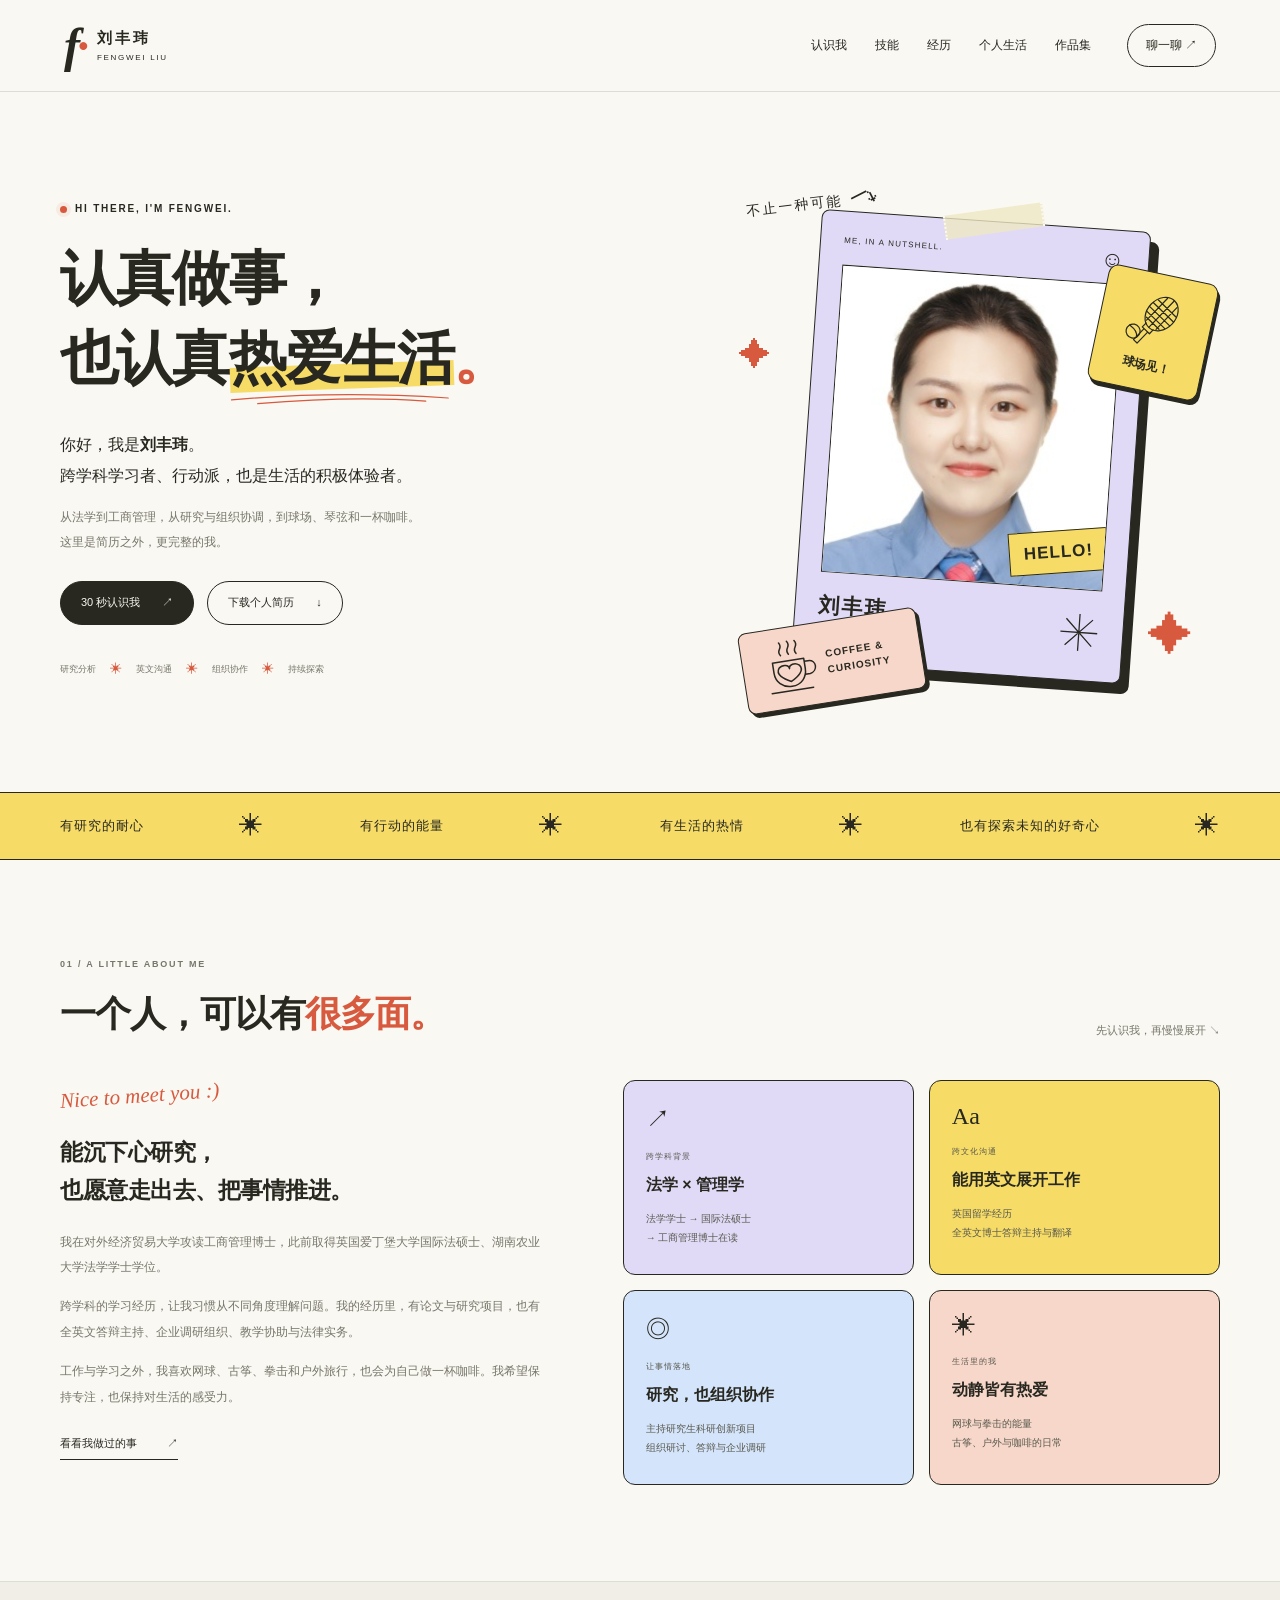
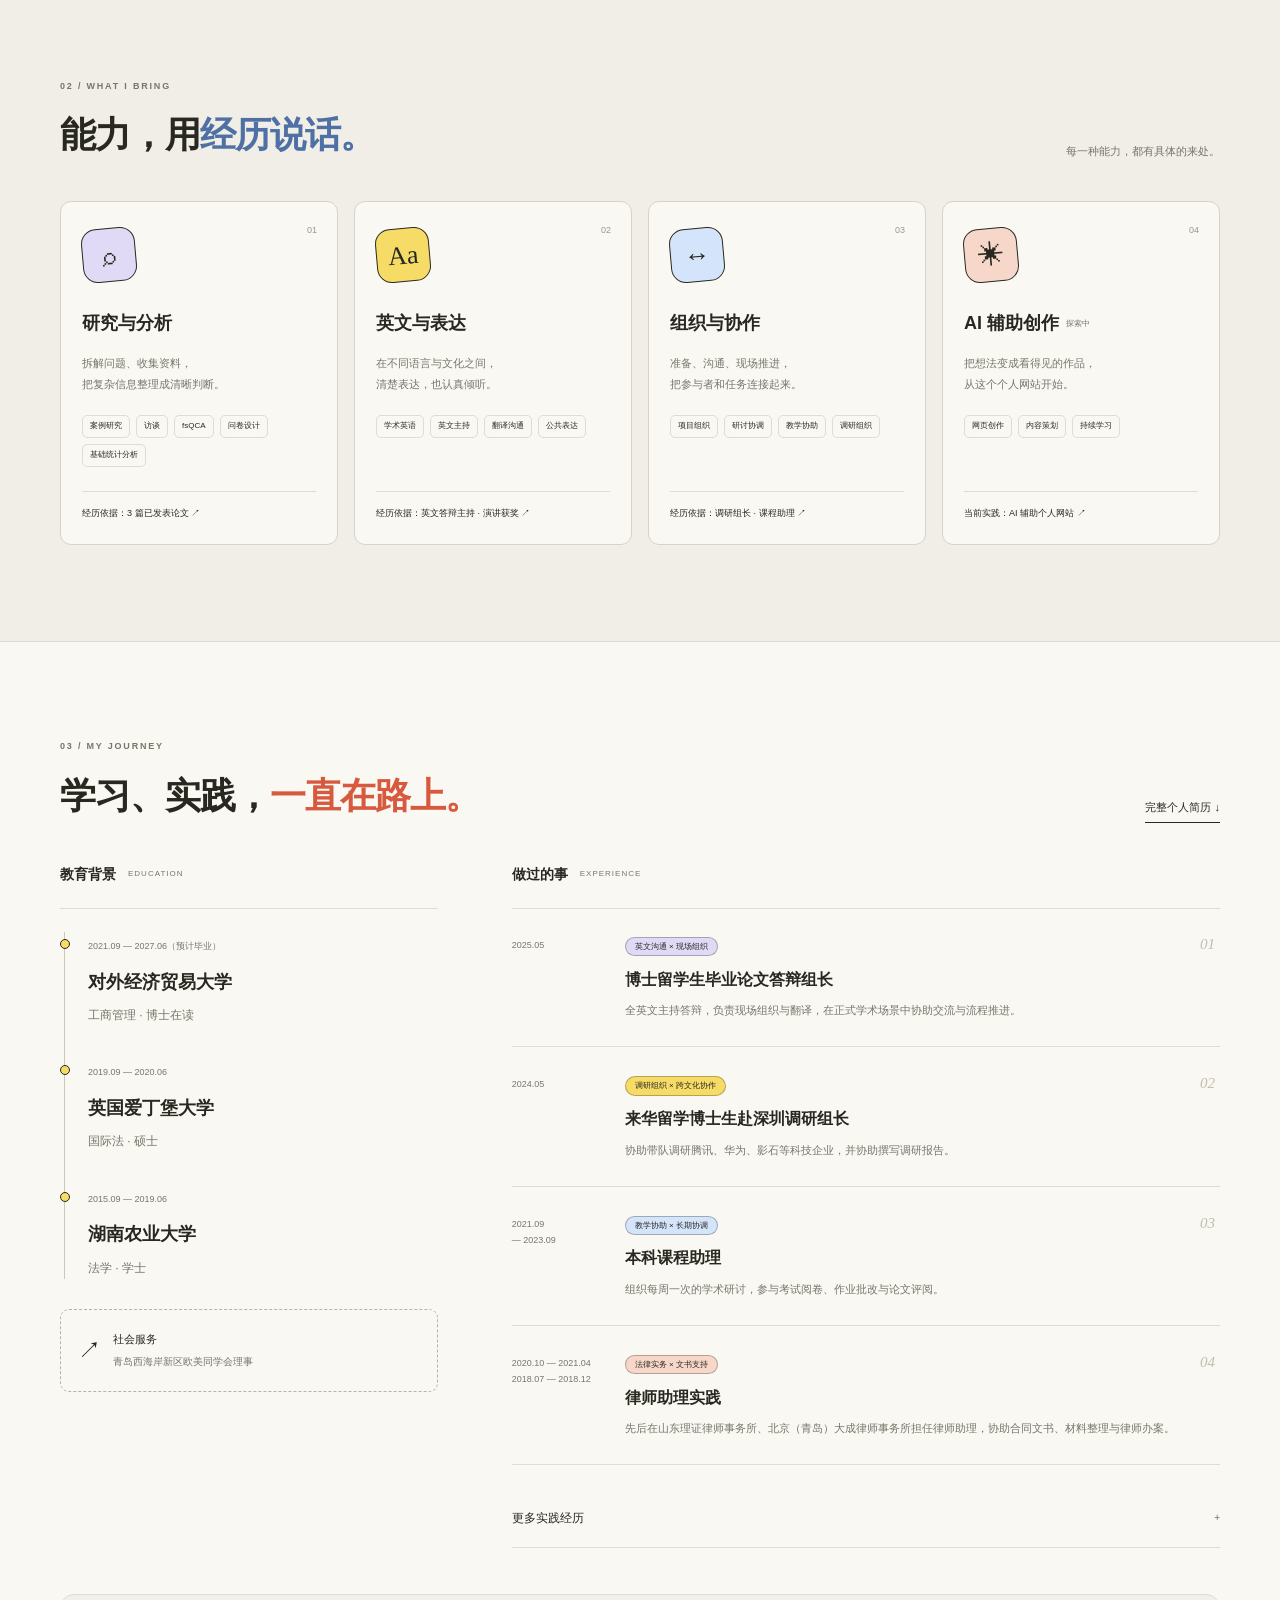
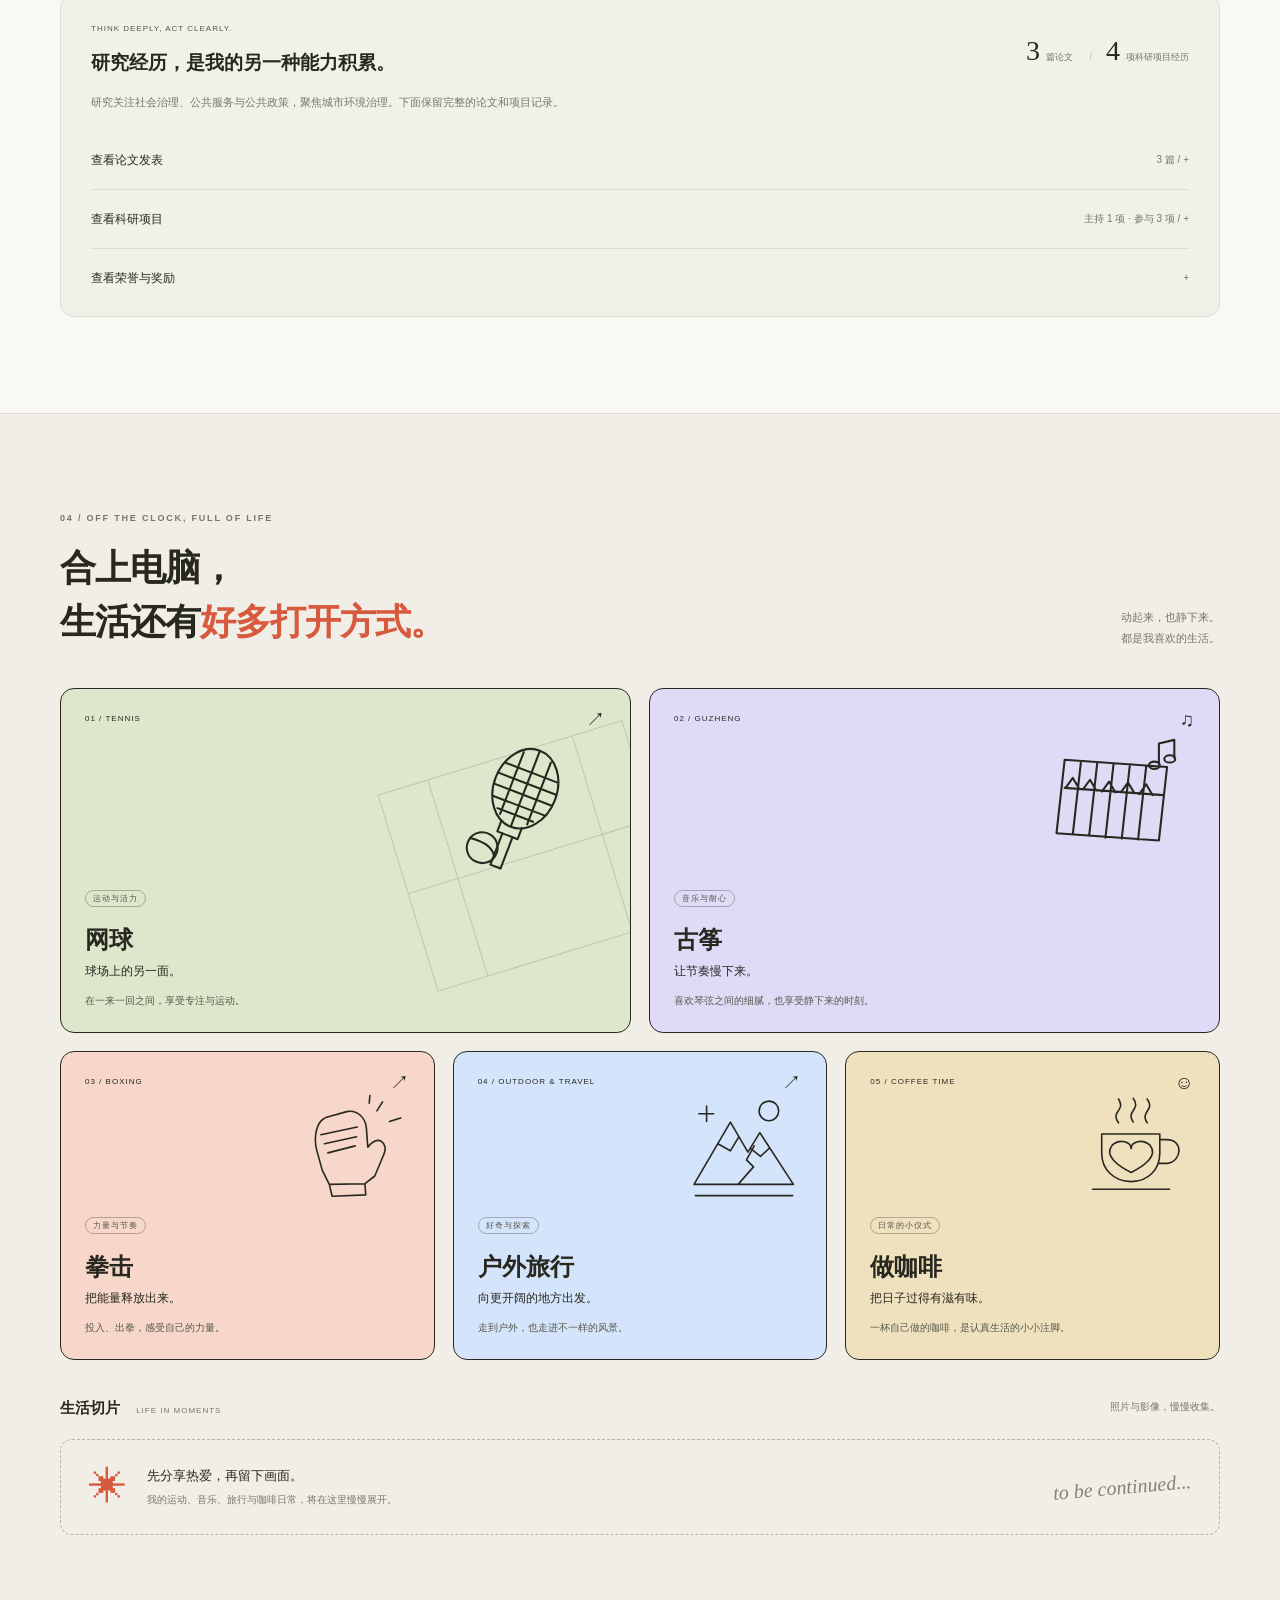
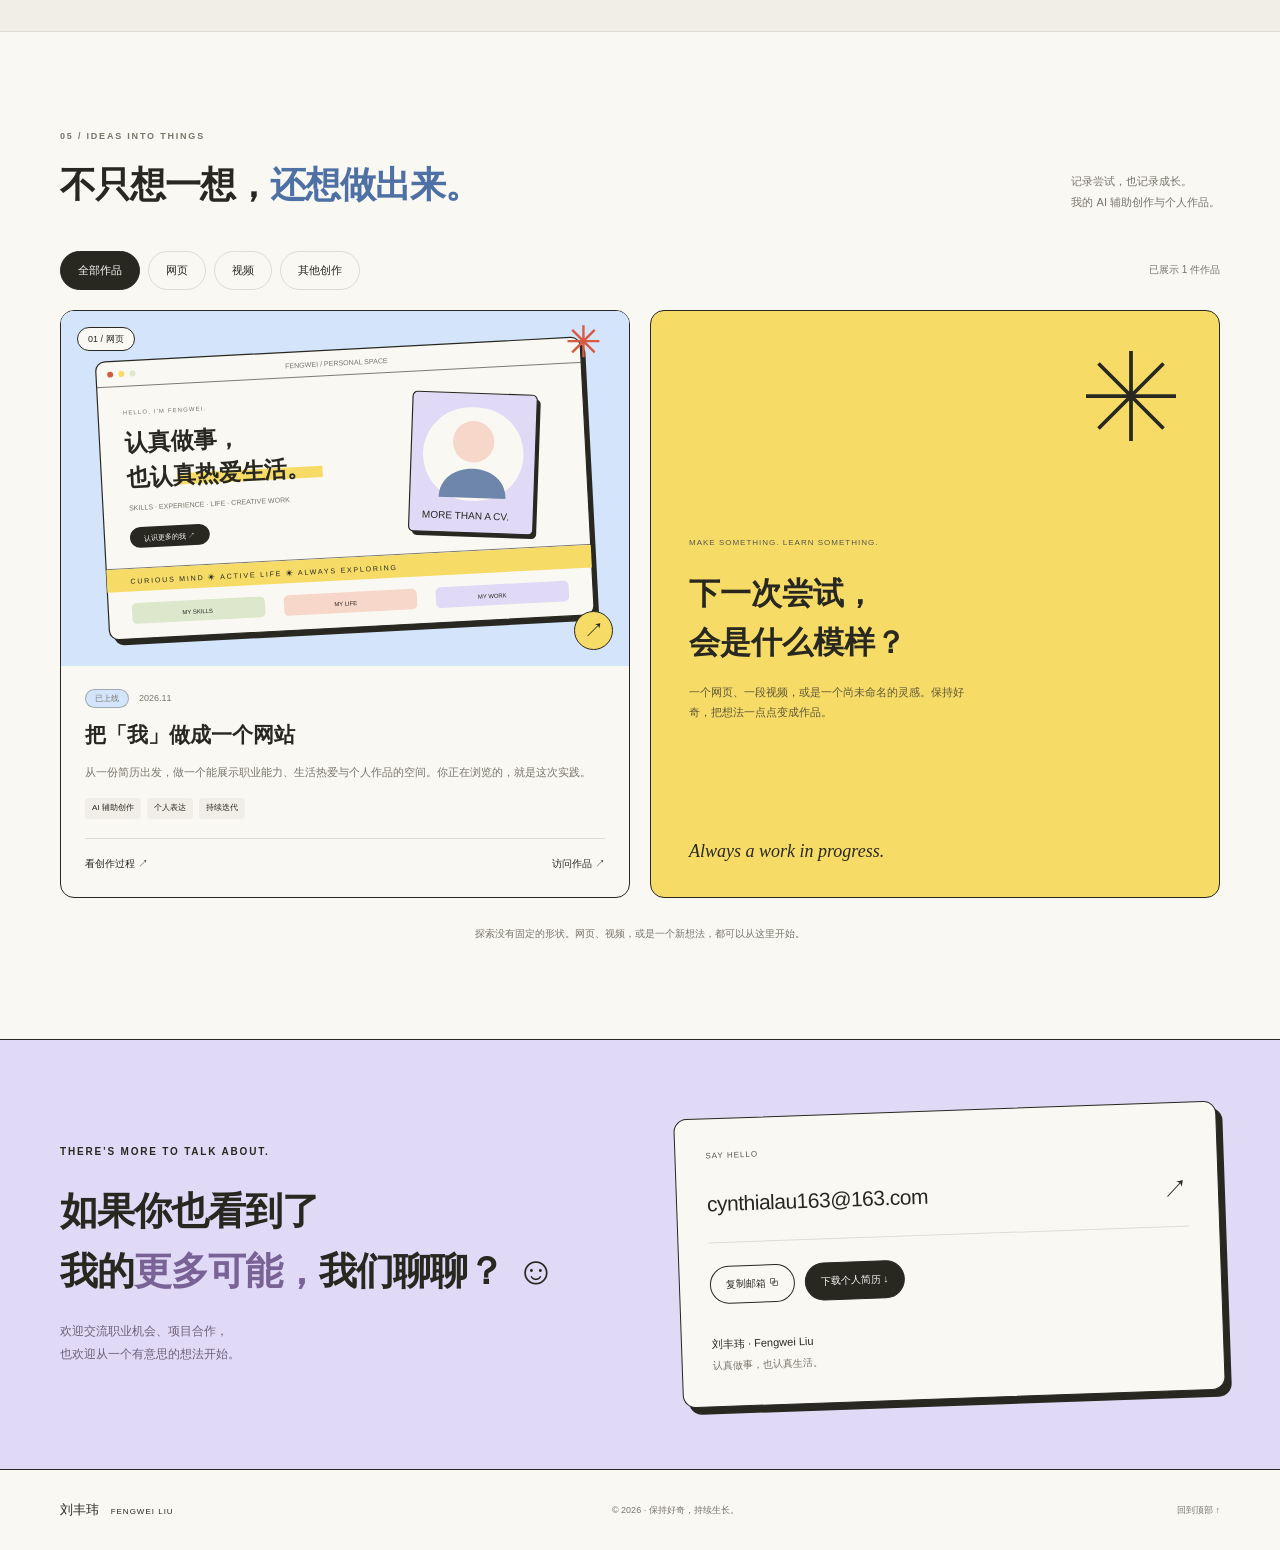
<file: index.html>
<!doctype html>
<html lang="zh-CN">
<head>
  <meta charset="utf-8">
  <meta name="viewport" content="width=device-width, initial-scale=1">
  <meta name="theme-color" content="#faf8f2">
  <meta name="description" content="你好，我是刘丰玮。工商管理博士在读，拥有国际法与法学背景。在这里认识我的职业能力、实践经历、网球与古筝等生活热爱，以及 AI 辅助创作作品。">
  <title>刘丰玮 Fengwei Liu · 认真做事，也认真生活</title>
  <link rel="icon" type="image/svg+xml" href="assets/favicon.svg">
  <link rel="stylesheet" href="styles.css?v=2">
  <script src="content.js?v=2" defer></script>
  <script src="script.js?v=2" defer></script>
</head>
<body>
<a class="skip-link" href="#main">跳至正文</a>
<svg class="svg-library" xmlns="http://www.w3.org/2000/svg" aria-hidden="true">
 <symbol id="i-arrow" viewBox="0 0 24 24"><path d="M5 19 19 5M5 5h14v14"/></symbol>
 <symbol id="i-tennis" viewBox="0 0 160 160"><g transform="rotate(32 80 80)"><ellipse cx="80" cy="59" rx="35" ry="45"/><path d="M68 101v13h24v-13M74 114v37h12v-37M50 40h60M46 53h68M46 66h68M50 79h60M59 90h42M64 22v73M80 15v88M96 22v73"/></g><circle cx="32" cy="117" r="17"/><path d="M21 104q23 11 22 25"/></symbol>
 <symbol id="i-music" viewBox="0 0 160 160"><path d="m25 34 113 8-9 81-113-8zM43 36l-9 80M61 37l-9 81M79 38l-9 82M97 39l-9 82M115 41l-9 81M25 65l109 8M26 65l8-11 7 12M45 67l8-11 7 12M66 69l8-11 7 12M87 70l8-11 7 12M107 72l8-11 7 12"/><path d="M129 16v23M129 16l17-4v20"/><ellipse cx="124" cy="40" rx="6" ry="4"/><ellipse cx="141" cy="33" rx="6" ry="4"/></symbol>
 <symbol id="i-boxing" viewBox="0 0 160 160"><path d="m39 112-8-29c-5-20 0-42 14-47l29-8c14-3 27 8 28 24l2 27c14-20 30-6 23 10l-13 31-14 11-51 1zM49 132l4 17 48-2-1-16M37 61l52-11M42 74l46-10M47 87l39-10"/><path d="m117 27 8-13M135 42l16-5M106 16l1-11"/></symbol>
 <symbol id="i-outdoor" viewBox="0 0 160 160"><path d="m10 132 52-89 25 43 17-28 48 74zM44 74l18 10 12-20M91 81l14 11 12-11M73 132l22-25-10-10 11-20"/><circle cx="117" cy="27" r="14"/><path d="M17 31h21M28 20v22M12 148h139"/></symbol>
 <symbol id="i-coffee" viewBox="0 0 160 160"><path d="M31 60h83v27c0 23-16 41-41 41S31 110 31 87zM114 68h10c24 0 22 31 1 34h-13M18 139h110M55 44c-12-17 11-17 0-34M76 43c-11-17 12-17 0-34M96 44c-11-17 12-17 0-34"/><path d="M46 76c11-10 27-5 27 5 0-10 16-15 27-5 12 15-8 29-27 39-19-10-39-24-27-39z"/></symbol>
 <symbol id="i-spark" viewBox="0 0 80 80"><path d="M40 4v72M4 40h72M14 14l52 52M14 66l52-52"/></symbol>
</svg>
<header class="site-header">
 <a class="wordmark" href="#home" aria-label="刘丰玮，返回首页"><span class="brand-mark">f<span>·</span></span><span>刘丰玮<small>FENGWEI LIU</small></span></a>
 <button class="menu-toggle" type="button" aria-controls="navigation" aria-expanded="false" aria-label="展开导航"><span></span><span></span></button>
 <nav id="navigation" aria-label="主导航"><a href="#about">认识我</a><a href="#skills">技能</a><a href="#experience">经历</a><a href="#life">个人生活</a><a href="#portfolio">作品集</a><a class="nav-contact" href="#contact">聊一聊 ↗</a></nav>
</header>
<main id="main">
 <section class="hero wrap" id="home" aria-labelledby="hero-title">
  <div class="hero-copy"><p class="eyebrow"><span class="dot"></span> HI THERE, I'M FENGWEI.</p><h1 id="hero-title">认真做事，<br>也认真<span class="highlight">热爱生活<svg viewBox="0 0 360 20" aria-hidden="true"><path d="M4 13Q170-2 351 10M46 19Q200 6 315 15"/></svg></span><span class="coral">。</span></h1><p class="hero-intro">你好，我是<strong>刘丰玮</strong>。<br>跨学科学习者、行动派，也是生活的积极体验者。</p><p class="hero-detail">从法学到工商管理，从研究与组织协调，到球场、琴弦和一杯咖啡。这里是简历之外，更完整的我。</p><div class="hero-actions"><a class="button dark" href="#about">30 秒认识我 <span>↗</span></a><a class="button outline" href="assets/刘丰玮-通用优化版-公开简历.pdf" download>下载个人简历 <span>↓</span></a></div><div class="hero-bottom"><span>研究分析</span><i>✳</i><span>英文沟通</span><i>✳</i><span>组织协作</span><i>✳</i><span>持续探索</span></div></div>
  <div class="hero-collage"><div class="scribble-label">不止一种可能 <span>⤵</span></div><div class="portrait-card"><div class="portrait-card-top"><span>ME, IN A NUTSHELL.</span><span>☺</span></div><div class="portrait-frame"><img src="assets/portrait.jpg" width="241" height="351" alt="刘丰玮个人肖像" fetchpriority="high"><span class="portrait-stamp">HELLO!</span></div><div class="portrait-footer"><span>刘丰玮<small>Fengwei Liu</small></span><svg aria-hidden="true"><use href="#i-spark"/></svg></div></div><a class="floating-sticker tennis-sticker" href="#life"><svg aria-hidden="true"><use href="#i-tennis"/></svg><span>球场见！</span></a><a class="floating-sticker coffee-sticker" href="#life"><svg aria-hidden="true"><use href="#i-coffee"/></svg><span>COFFEE &amp; CURIOSITY</span></a><span class="small-spark spark-one" aria-hidden="true">✦</span><span class="small-spark spark-two" aria-hidden="true">✦</span><div class="tape"></div></div>
 </section>
 <div class="ticker"><div class="wrap"><span>有研究的耐心</span><b>✳</b><span>有行动的能量</span><b>✳</b><span>有生活的热情</span><b>✳</b><span>也有探索未知的好奇心</span><b>✳</b></div></div>

 <section class="section wrap" id="about" aria-labelledby="about-title"><div class="section-heading"><div><p class="eyebrow">01 / A LITTLE ABOUT ME</p><h2 id="about-title">一个人，可以有<span class="coral">很多面。</span></h2></div><span class="section-note">先认识我，再慢慢展开 ↘</span></div>
  <div class="about-grid"><article class="about-story"><span class="handwritten">Nice to meet you :)</span><h3>能沉下心研究，<br>也愿意走出去、把事情推进。</h3><p>我在对外经济贸易大学攻读工商管理博士，此前取得英国爱丁堡大学国际法硕士、湖南农业大学法学学士学位。</p><p>跨学科的学习经历，让我习惯从不同角度理解问题。我的经历里，有论文与研究项目，也有全英文答辩主持、企业调研组织、教学协助与法律实务。</p><p>工作与学习之外，我喜欢网球、古筝、拳击和户外旅行，也会为自己做一杯咖啡。我希望保持专注，也保持对生活的感受力。</p><a class="inline-link" href="#experience">看看我做过的事 <span>↗</span></a></article>
  <div class="snapshot-grid"><article class="snapshot lavender"><span class="snapshot-icon">↗</span><span class="mini-label">跨学科背景</span><h3>法学 × 管理学</h3><p>法学学士 → 国际法硕士<br>→ 工商管理博士在读</p></article><article class="snapshot yellow"><span class="snapshot-icon">Aa</span><span class="mini-label">跨文化沟通</span><h3>能用英文展开工作</h3><p>英国留学经历<br>全英文博士答辩主持与翻译</p></article><article class="snapshot blue"><span class="snapshot-icon">◎</span><span class="mini-label">让事情落地</span><h3>研究，也组织协作</h3><p>主持研究生科研创新项目<br>组织研讨、答辩与企业调研</p></article><article class="snapshot peach"><span class="snapshot-icon">✳</span><span class="mini-label">生活里的我</span><h3>动静皆有热爱</h3><p>网球与拳击的能量<br>古筝、户外与咖啡的日常</p></article></div></div>
 </section>

 <section class="skills-section" id="skills" aria-labelledby="skills-title"><div class="wrap section"><div class="section-heading"><div><p class="eyebrow">02 / WHAT I BRING</p><h2 id="skills-title">能力，用<span class="blue-text">经历说话。</span></h2></div><p class="section-note">每一种能力，都有具体的来处。</p></div>
  <div class="skills-grid"><article class="skill-card"><span class="skill-no">01</span><span class="skill-glyph lavender">⌕</span><h3>研究与分析</h3><p>拆解问题、收集资料，<br>把复杂信息整理成清晰判断。</p><div class="tags"><span>案例研究</span><span>访谈</span><span>fsQCA</span><span>问卷设计</span><span>基础统计分析</span></div><a href="#research" class="skill-proof">经历依据：3 篇已发表论文 ↗</a></article><article class="skill-card"><span class="skill-no">02</span><span class="skill-glyph yellow">Aa</span><h3>英文与表达</h3><p>在不同语言与文化之间，<br>清楚表达，也认真倾听。</p><div class="tags"><span>学术英语</span><span>英文主持</span><span>翻译沟通</span><span>公共表达</span></div><a href="#experience" class="skill-proof">经历依据：英文答辩主持 · 演讲获奖 ↗</a></article><article class="skill-card"><span class="skill-no">03</span><span class="skill-glyph blue">↔</span><h3>组织与协作</h3><p>准备、沟通、现场推进，<br>把参与者和任务连接起来。</p><div class="tags"><span>项目组织</span><span>研讨协调</span><span>教学协助</span><span>调研组织</span></div><a href="#experience" class="skill-proof">经历依据：调研组长 · 课程助理 ↗</a></article><article class="skill-card creative-skill"><span class="skill-no">04</span><span class="skill-glyph peach">✳</span><h3>AI 辅助创作 <small>探索中</small></h3><p>把想法变成看得见的作品，<br>从这个个人网站开始。</p><div class="tags"><span>网页创作</span><span>内容策划</span><span>持续学习</span></div><a href="#portfolio" class="skill-proof">当前实践：AI 辅助个人网站 ↗</a></article></div>
 </div></section>

 <section class="section wrap" id="experience" aria-labelledby="experience-title"><div class="section-heading"><div><p class="eyebrow">03 / MY JOURNEY</p><h2 id="experience-title">学习、实践，<span class="coral">一直在路上。</span></h2></div><a class="inline-link" href="assets/刘丰玮-通用优化版-公开简历.pdf" download>完整个人简历 ↓</a></div>
  <div class="experience-layout"><aside class="education"><h3 class="column-title">教育背景 <span>EDUCATION</span></h3><ol class="timeline"><li><time>2021.09 — 2027.06（预计毕业）</time><h4>对外经济贸易大学</h4><p>工商管理 · 博士在读</p></li><li><time>2019.09 — 2020.06</time><h4>英国爱丁堡大学</h4><p>国际法 · 硕士</p></li><li><time>2015.09 — 2019.06</time><h4>湖南农业大学</h4><p>法学 · 学士</p></li></ol><div class="service-note"><span>↗</span><div>社会服务<small>青岛西海岸新区欧美同学会理事</small></div></div></aside>
  <div class="experience-main"><h3 class="column-title">做过的事 <span>EXPERIENCE</span></h3><article class="experience-card"><time>2025.05</time><div><span class="pill lavender">英文沟通 × 现场组织</span><h4>博士留学生毕业论文答辩组长</h4><p>全英文主持答辩，负责现场组织与翻译，在正式学术场景中协助交流与流程推进。</p></div><span class="experience-mark">01</span></article><article class="experience-card"><time>2024.05</time><div><span class="pill yellow">调研组织 × 跨文化协作</span><h4>来华留学博士生赴深圳调研组长</h4><p>协助带队调研腾讯、华为、影石等科技企业，并协助撰写调研报告。</p></div><span class="experience-mark">02</span></article><article class="experience-card"><time>2021.09<br>— 2023.09</time><div><span class="pill blue">教学协助 × 长期协调</span><h4>本科课程助理</h4><p>组织每周一次的学术研讨，参与考试阅卷、作业批改与论文评阅。</p></div><span class="experience-mark">03</span></article><article class="experience-card"><time>2020.10 — 2021.04<br>2018.07 — 2018.12</time><div><span class="pill peach">法律实务 × 文书支持</span><h4>律师助理实践</h4><p>先后在山东理证律师事务所、北京（青岛）大成律师事务所担任律师助理，协助合同文书、材料整理与律师办案。</p></div><span class="experience-mark">04</span></article>
   <details class="detail-block"><summary>更多实践经历 <span>+</span></summary><div class="detail-body"><h4>湖南飞优教育 · 外教助教 <small>2016.09 — 2017.06</small></h4><p>负责课前材料准备、课堂协助与课后作业指导，作为中外教沟通桥梁，反馈教学效果。</p><h4>中国非公募基金会发展论坛长沙分论坛 <small>2016.09</small></h4><p>参与论坛组织，编写主持词并协助场控。</p></div></details></div></div>
  <div class="research-block" id="research"><div class="research-heading"><div><span class="mini-label">THINK DEEPLY, ACT CLEARLY.</span><h3>研究经历，是我的另一种能力积累。</h3></div><div class="research-count"><strong>3</strong>篇论文 <span>/</span><strong>4</strong>项科研项目经历</div></div><p class="research-intro">研究关注社会治理、公共服务与公共政策，聚焦城市环境治理。下面保留完整的论文和项目记录。</p>
  <details class="detail-block research-details"><summary>查看论文发表 <span>3 篇 / +</span></summary><div class="detail-body paper-list"><article><span>2025</span><div><h4>WSR理论视域下社区生活垃圾分类效果提升路径——基于16个社区的模糊集定性比较分析</h4><p>吕维霞，刘丰玮 ·《理论探讨》，2025(01): 104–115</p><a href="https://scholar.google.com/scholar?q=WSR理论视域下社区生活垃圾分类效果提升路径" target="_blank" rel="noopener noreferrer">检索论文 ↗</a><button class="copy-citation" data-paper="0" type="button">复制引用 ⧉</button></div></article><article><span>2025</span><div><h4 lang="en">Does cybersecurity regulation promote digital transformation? Evidence from the Cyber Security Law in China</h4><p>Xianglan Jin, Huizhu Cui, Fengwei Liu, et al. · Finance Research Letters, 2025, 76: 107041</p><a href="https://scholar.google.com/scholar?q=Does+cybersecurity+regulation+promote+digital+transformation+Evidence+from+the+Cyber+Security+Law+in+China" target="_blank" rel="noopener noreferrer">检索论文 ↗</a><button class="copy-citation" data-paper="1" type="button">复制引用 ⧉</button></div></article><article><span>2024</span><div><h4>协同视角下城市生活垃圾分类三元合作治理机制</h4><p>刘丰玮，吕维霞 ·《公关世界》，2024(03): 169–171</p><a href="https://scholar.google.com/scholar?q=协同视角下城市生活垃圾分类三元合作治理机制" target="_blank" rel="noopener noreferrer">检索论文 ↗</a><button class="copy-citation" data-paper="2" type="button">复制引用 ⧉</button></div></article></div></details>
  <details class="detail-block"><summary>查看科研项目 <span>主持 1 项 · 参与 3 项 / +</span></summary><div class="detail-body research-projects"><article><span class="pill yellow">主持</span><h4>协同视角下城市生活垃圾分类三元合作治理机制研究</h4><p>对外经济贸易大学研究生科研创新项目 · 2022.06 — 2023.05</p></article><article><span class="pill lavender">参与</span><h4>城市垃圾分类模式优选和扩散机制研究</h4><p>国家社科基金项目 · 2021.09 — 2025.12</p></article><article><span class="pill lavender">参与</span><h4>北京市垃圾处理中政府与企业协同治理研究</h4><p>北京社科基金项目 · 2016.09 — 2023.11</p></article><article><span class="pill lavender">参与</span><h4>绿色科技驱动降碳、减污、扩绿、增长协同推进的机制与模式研究</h4><p>对外经济贸易大学专项项目 · 2024.11 — 2027.11</p></article><p class="source-note">项目时间为简历所载项目周期。</p></div></details>
  <details class="detail-block"><summary>查看荣誉与奖励 <span>+</span></summary><div class="detail-body honors-list"><p><b>2025</b> 对外经济贸易大学研究生学术创新奖</p><p><b>2022—2024</b> 对外经济贸易大学博士学业二等奖学金（连续三年）</p><p><b>2022</b> 南开大学中国政府发展优秀学员</p><p><b>2018</b> 湖南农业大学优秀学生干部</p><p><b>2017</b> “外研社”杯英语演讲大赛湖南省团体三等奖、个人优胜奖</p><p><b>2017</b> 湖南农业大学英语演讲大赛第一名</p><p><b>2017</b> 湖南省“正大杯”大学生双创营销大赛亚军</p><p><b>2017</b> 公法学院模拟法庭辩论赛团体三等奖、英语演讲大赛二等奖</p><p><b>2016</b> 团学干部高级培训班优秀学员、公法学院优秀社会实践报告</p></div></details></div>
 </section>

 <section class="life-section" id="life" aria-labelledby="life-title"><div class="section wrap"><div class="section-heading"><div><p class="eyebrow">04 / OFF THE CLOCK, FULL OF LIFE</p><h2 id="life-title">合上电脑，<br>生活还有<span class="coral">好多打开方式。</span></h2></div><p class="section-note">动起来，也静下来。<br>都是我喜欢的生活。</p></div>
 <div class="life-grid"><article class="life-card tennis-life"><div class="life-card-meta"><span>01 / TENNIS</span><span>↗</span></div><svg class="hobby-art" aria-hidden="true"><use href="#i-tennis"/></svg><div class="life-card-bottom"><span class="hobby-tag">运动与活力</span><h3>网球<span>球场上的另一面。</span></h3><p>在一来一回之间，享受专注与运动。</p></div><div class="tennis-court" aria-hidden="true"></div></article><article class="life-card music-life"><div class="life-card-meta"><span>02 / GUZHENG</span><span>♫</span></div><svg class="hobby-art" aria-hidden="true"><use href="#i-music"/></svg><div class="life-card-bottom"><span class="hobby-tag">音乐与耐心</span><h3>古筝<span>让节奏慢下来。</span></h3><p>喜欢琴弦之间的细腻，也享受静下来的时刻。</p></div></article><article class="life-card boxing-life"><div class="life-card-meta"><span>03 / BOXING</span><span>↗</span></div><svg class="hobby-art" aria-hidden="true"><use href="#i-boxing"/></svg><div class="life-card-bottom"><span class="hobby-tag">力量与节奏</span><h3>拳击<span>把能量释放出来。</span></h3><p>投入、出拳，感受自己的力量。</p></div></article><article class="life-card outdoor-life"><div class="life-card-meta"><span>04 / OUTDOOR &amp; TRAVEL</span><span>↗</span></div><svg class="hobby-art" aria-hidden="true"><use href="#i-outdoor"/></svg><div class="life-card-bottom"><span class="hobby-tag">好奇与探索</span><h3>户外旅行<span>向更开阔的地方出发。</span></h3><p>走到户外，也走进不一样的风景。</p></div></article><article class="life-card coffee-life"><div class="life-card-meta"><span>05 / COFFEE TIME</span><span>☺</span></div><svg class="hobby-art" aria-hidden="true"><use href="#i-coffee"/></svg><div class="life-card-bottom"><span class="hobby-tag">日常的小仪式</span><h3>做咖啡<span>把日子过得有滋有味。</span></h3><p>一杯自己做的咖啡，是认真生活的小小注脚。</p></div></article></div>
 <div class="life-album"><div class="album-heading"><h3>生活切片 <span>LIFE IN MOMENTS</span></h3><p id="life-media-status">照片与影像，慢慢收集。</p></div><div id="life-media-grid" class="media-grid"></div><div class="album-note" id="life-empty"><span aria-hidden="true">✳</span><p>先分享热爱，再留下画面。<small>我的运动、音乐、旅行与咖啡日常，将在这里慢慢展开。</small></p><span class="album-handwriting">to be continued...</span></div><noscript><p>启用 JavaScript 后可浏览生活影像。</p></noscript></div>
 </div></section>

 <section class="section wrap" id="portfolio" aria-labelledby="portfolio-title"><div class="section-heading"><div><p class="eyebrow">05 / IDEAS INTO THINGS</p><h2 id="portfolio-title">不只想一想，<span class="blue-text">还想做出来。</span></h2></div><p class="section-note">记录尝试，也记录成长。<br>我的 AI 辅助创作与个人作品。</p></div><div class="portfolio-toolbar"><div class="filters" role="group" aria-label="按作品类型筛选"><button type="button" class="filter active" data-filter="all" aria-pressed="true">全部作品</button><button type="button" class="filter" data-filter="web" aria-pressed="false">网页</button><button type="button" class="filter" data-filter="video" aria-pressed="false">视频</button><button type="button" class="filter" data-filter="other" aria-pressed="false">其他创作</button></div><span id="portfolio-count" role="status">作品加载中</span></div><div class="portfolio-grid" id="portfolio-grid"></div><div class="portfolio-empty" id="portfolio-empty" hidden><span aria-hidden="true">✦</span><h3>下一份作品，还在酝酿中。</h3><p>新的尝试完成后，会在这里与你见面。</p><button class="inline-link" type="button" id="show-all-work">先看看已有作品 ↗</button></div><noscript><p>我的首个网页作品就是本站：<a href="https://github.com/cynthialau007/fengwei-liu-website">查看个人网站源代码 ↗</a></p></noscript><p class="portfolio-footnote">探索没有固定的形状。网页、视频，或是一个新想法，都可以从这里开始。</p>
 </section>

 <section class="contact-section" id="contact" aria-labelledby="contact-title"><div class="wrap contact-inner"><div><p class="eyebrow">THERE’S MORE TO TALK ABOUT.</p><h2 id="contact-title">如果你也看到了<br>我的<span>更多可能，</span><br>我们聊聊？<span class="contact-smile">☺</span></h2><p>欢迎交流职业机会、项目合作，<br>也欢迎从一个有意思的想法开始。</p></div><div class="contact-card"><span class="mini-label">SAY HELLO</span><a class="email-link" href="mailto:cynthialau163@163.com">cynthialau163@163.com <span>↗</span></a><div class="contact-buttons"><button class="button outline copy-email" type="button">复制邮箱 ⧉</button><a class="button dark" href="assets/刘丰玮-通用优化版-公开简历.pdf" download>下载个人简历 ↓</a></div><p>刘丰玮 · Fengwei Liu<br><span>认真做事，也认真生活。</span></p></div></div></section>
</main>
<footer class="site-footer wrap"><a href="#home">刘丰玮 <span>FENGWEI LIU</span></a><span>© <span id="year">2026</span> · 保持好奇，持续生长。</span><a href="#home">回到顶部 ↑</a></footer>
<dialog id="showcase-dialog" aria-labelledby="dialog-title"><button type="button" class="dialog-close" aria-label="关闭详情">×</button><div id="dialog-content"></div></dialog>
<div class="toast" role="status" aria-live="polite"></div>
</body>
</html>
</file>
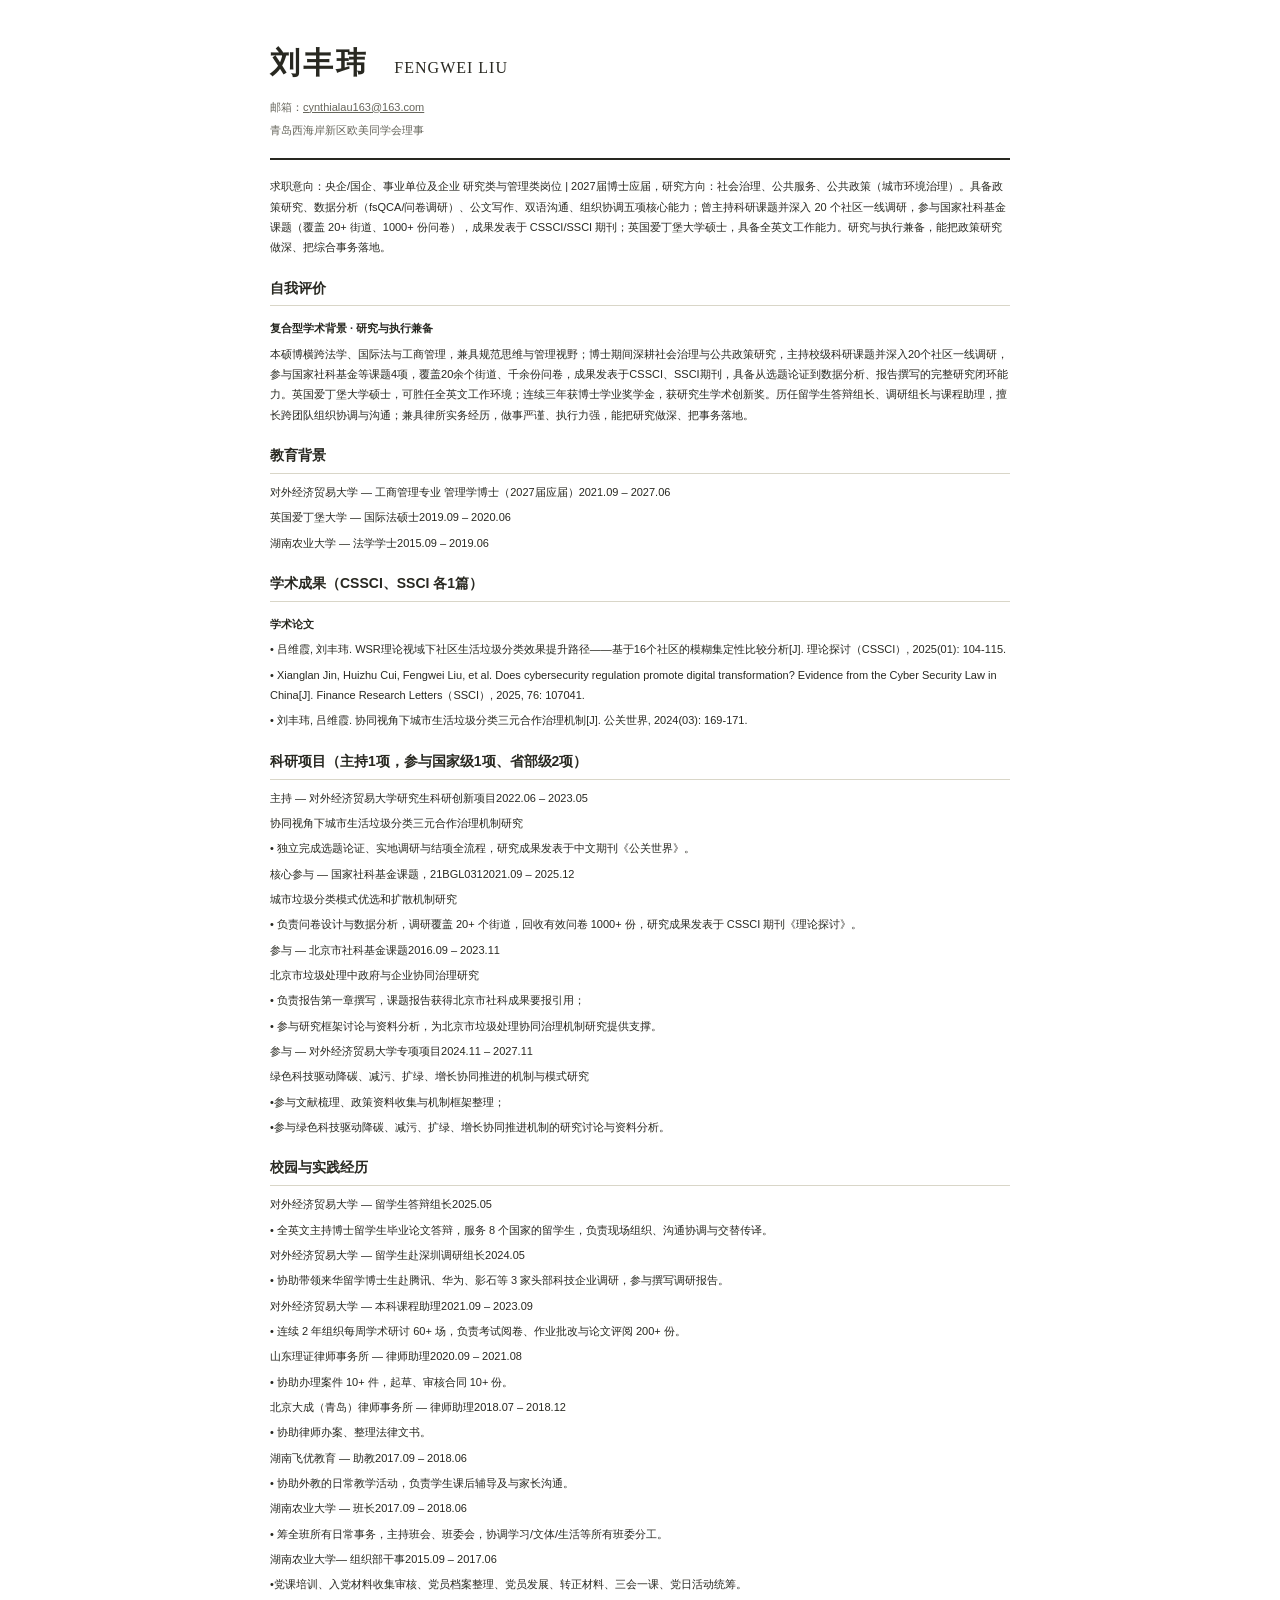
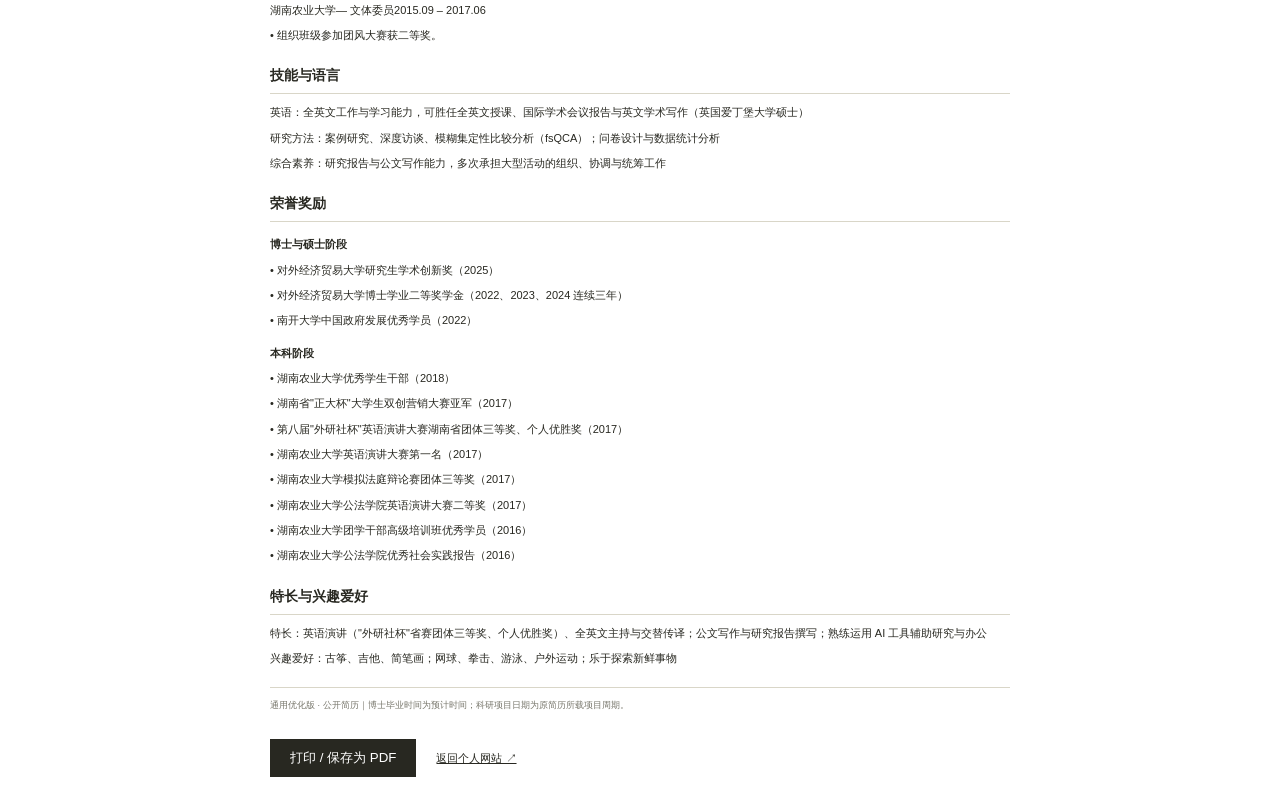
<file: 公开简历.html>
<!doctype html><html lang="zh-CN"><head><meta charset="UTF-8"><meta name="viewport" content="width=device-width,initial-scale=1"><title>刘丰玮 · 通用优化版个人简历</title><style>
@page{size:A4;margin:16mm 17mm}*{box-sizing:border-box}body{max-width:780px;margin:35px auto;padding:0 20px;color:#282821;font-family:-apple-system,BlinkMacSystemFont,"PingFang SC","Microsoft YaHei",sans-serif;font-size:11px;line-height:1.85}header{border-bottom:2px solid #282821;padding-bottom:15px;margin-bottom:16px}h1{font-size:30px;letter-spacing:3px;margin:0 0 6px;font-weight:600}h1 span{font:16px Georgia,serif;letter-spacing:1px;margin-left:14px}header p{margin:3px 0;color:#66655b}h2{font-size:14px;border-bottom:1px solid #d9d6c8;padding-bottom:4px;margin:18px 0 8px;break-after:avoid}h3{font-size:11px;margin:12px 0 5px;break-after:avoid}p{margin:5px 0;break-inside:avoid;overflow-wrap:anywhere}footer{margin-top:19px;border-top:1px solid #d9d6c8;padding-top:9px;color:#77766b;font-size:9px}a{color:inherit}.screen-actions{display:flex;gap:20px;margin-top:25px;align-items:center}.screen-actions button{background:#282821;color:white;border:0;padding:10px 20px;cursor:pointer}@media print{body{margin:0;padding:0;max-width:none;font-size:9.5px;line-height:1.8}h2{margin-top:13px}h3{font-size:10px}p{margin:4px 0}.screen-actions{display:none}a{text-decoration:none}}
</style></head><body><header><h1>刘丰玮 <span>FENGWEI LIU</span></h1><p>邮箱：<a href="mailto:cynthialau163@163.com">cynthialau163@163.com</a></p><p>青岛西海岸新区欧美同学会理事</p></header><p>求职意向：央企/国企、事业单位及企业 研究类与管理类岗位 | 2027届博士应届，研究方向：社会治理、公共服务、公共政策（城市环境治理）。具备政策研究、数据分析（fsQCA/问卷调研）、公文写作、双语沟通、组织协调五项核心能力；曾主持科研课题并深入 20 个社区一线调研，参与国家社科基金课题（覆盖 20+ 街道、1000+ 份问卷），成果发表于 CSSCI/SSCI 期刊；英国爱丁堡大学硕士，具备全英文工作能力。研究与执行兼备，能把政策研究做深、把综合事务落地。</p><h2>自我评价</h2><h3>复合型学术背景 · 研究与执行兼备</h3><p>本硕博横跨法学、国际法与工商管理，兼具规范思维与管理视野；博士期间深耕社会治理与公共政策研究，主持校级科研课题并深入20个社区一线调研，参与国家社科基金等课题4项，覆盖20余个街道、千余份问卷，成果发表于CSSCI、SSCI期刊，具备从选题论证到数据分析、报告撰写的完整研究闭环能力。英国爱丁堡大学硕士，可胜任全英文工作环境；连续三年获博士学业奖学金，获研究生学术创新奖。历任留学生答辩组长、调研组长与课程助理，擅长跨团队组织协调与沟通；兼具律所实务经历，做事严谨、执行力强，能把研究做深、把事务落地。</p><h2>教育背景</h2><p>对外经济贸易大学 — 工商管理专业 管理学博士（2027届应届）2021.09 – 2027.06</p><p>英国爱丁堡大学 — 国际法硕士2019.09 – 2020.06</p><p>湖南农业大学 — 法学学士2015.09 – 2019.06</p><h2>学术成果（CSSCI、SSCI 各1篇）</h2><h3>学术论文</h3><p>• 吕维霞, 刘丰玮. WSR理论视域下社区生活垃圾分类效果提升路径——基于16个社区的模糊集定性比较分析[J]. 理论探讨（CSSCI）, 2025(01): 104-115.</p><p>• Xianglan Jin, Huizhu Cui, Fengwei Liu, et al. Does cybersecurity regulation promote digital transformation? Evidence from the Cyber Security Law in China[J]. Finance Research Letters（SSCI）, 2025, 76: 107041.</p><p>• 刘丰玮, 吕维霞. 协同视角下城市生活垃圾分类三元合作治理机制[J]. 公关世界, 2024(03): 169-171.</p><h2>科研项目（主持1项，参与国家级1项、省部级2项）</h2><p>主持 — 对外经济贸易大学研究生科研创新项目2022.06 – 2023.05</p><p>协同视角下城市生活垃圾分类三元合作治理机制研究</p><p>• 独立完成选题论证、实地调研与结项全流程，研究成果发表于中文期刊《公关世界》。</p><p>核心参与 — 国家社科基金课题，21BGL0312021.09 – 2025.12</p><p>城市垃圾分类模式优选和扩散机制研究</p><p>• 负责问卷设计与数据分析，调研覆盖 20+ 个街道，回收有效问卷 1000+ 份，研究成果发表于 CSSCI 期刊《理论探讨》。</p><p>参与 — 北京市社科基金课题2016.09 – 2023.11</p><p>北京市垃圾处理中政府与企业协同治理研究</p><p>• 负责报告第一章撰写，课题报告获得北京市社科成果要报引用；</p><p>• 参与研究框架讨论与资料分析，为北京市垃圾处理协同治理机制研究提供支撑。</p><p>参与 — 对外经济贸易大学专项项目2024.11 – 2027.11</p><p>绿色科技驱动降碳、减污、扩绿、增长协同推进的机制与模式研究</p><p>•参与文献梳理、政策资料收集与机制框架整理；</p><p>•参与绿色科技驱动降碳、减污、扩绿、增长协同推进机制的研究讨论与资料分析。</p><h2>校园与实践经历</h2><p>对外经济贸易大学 — 留学生答辩组长2025.05</p><p>• 全英文主持博士留学生毕业论文答辩，服务 8 个国家的留学生，负责现场组织、沟通协调与交替传译。</p><p>对外经济贸易大学 — 留学生赴深圳调研组长2024.05</p><p>• 协助带领来华留学博士生赴腾讯、华为、影石等 3 家头部科技企业调研，参与撰写调研报告。</p><p>对外经济贸易大学 — 本科课程助理2021.09 – 2023.09</p><p>• 连续 2 年组织每周学术研讨 60+ 场，负责考试阅卷、作业批改与论文评阅 200+ 份。</p><p>山东理证律师事务所 — 律师助理2020.09 – 2021.08</p><p>• 协助办理案件 10+ 件，起草、审核合同 10+ 份。</p><p>北京大成（青岛）律师事务所 — 律师助理2018.07 – 2018.12</p><p>• 协助律师办案、整理法律文书。</p><p>湖南飞优教育 — 助教2017.09 – 2018.06</p><p>• 协助外教的日常教学活动，负责学生课后辅导及与家长沟通。</p><p>湖南农业大学 — 班长2017.09 – 2018.06</p><p>• 筹全班所有日常事务，主持班会、班委会，协调学习/文体/生活等所有班委分工。</p><p>湖南农业大学— 组织部干事2015.09 – 2017.06</p><p>•党课培训、入党材料收集审核、党员档案整理、党员发展、转正材料、三会一课、党日活动统筹。</p><p>湖南农业大学— 文体委员2015.09 – 2017.06</p><p>• 组织班级参加团风大赛获二等奖。</p><h2>技能与语言</h2><p>英语：全英文工作与学习能力，可胜任全英文授课、国际学术会议报告与英文学术写作（英国爱丁堡大学硕士）</p><p>研究方法：案例研究、深度访谈、模糊集定性比较分析（fsQCA）；问卷设计与数据统计分析</p><p>综合素养：研究报告与公文写作能力，多次承担大型活动的组织、协调与统筹工作</p><h2>荣誉奖励</h2><h3>博士与硕士阶段</h3><p>• 对外经济贸易大学研究生学术创新奖（2025）</p><p>• 对外经济贸易大学博士学业二等奖学金（2022、2023、2024 连续三年）</p><p>• 南开大学中国政府发展优秀学员（2022）</p><h3>本科阶段</h3><p>• 湖南农业大学优秀学生干部（2018）</p><p>• 湖南省&quot;正大杯&quot;大学生双创营销大赛亚军（2017）</p><p>• 第八届&quot;外研社杯&quot;英语演讲大赛湖南省团体三等奖、个人优胜奖（2017）</p><p>• 湖南农业大学英语演讲大赛第一名（2017）</p><p>• 湖南农业大学模拟法庭辩论赛团体三等奖（2017）</p><p>• 湖南农业大学公法学院英语演讲大赛二等奖（2017）</p><p>• 湖南农业大学团学干部高级培训班优秀学员（2016）</p><p>• 湖南农业大学公法学院优秀社会实践报告（2016）</p><h2>特长与兴趣爱好</h2><p>特长：英语演讲（&quot;外研社杯&quot;省赛团体三等奖、个人优胜奖）、全英文主持与交替传译；公文写作与研究报告撰写；熟练运用 AI 工具辅助研究与办公</p><p>兴趣爱好：古筝、吉他、简笔画；网球、拳击、游泳、户外运动；乐于探索新鲜事物</p><footer>通用优化版 · 公开简历｜博士毕业时间为预计时间；科研项目日期为原简历所载项目周期。</footer><div class="screen-actions"><button type="button" onclick="window.print()">打印 / 保存为 PDF</button><a href="index.html">返回个人网站 ↗</a></div></body></html>
</file>
<file: styles.css>
@charset "UTF-8";
:root{--paper:#faf8f2;--ink:#282821;--muted:#77766b;--line:#deddd3;--yellow:#f6dc67;--lavender:#e1daf7;--blue:#d4e4fa;--peach:#f7d7c9;--coral:#d7593e;--green:#dce7cb;--sans:-apple-system,BlinkMacSystemFont,"PingFang SC","Microsoft YaHei",sans-serif;--display:var(--sans)}
*{box-sizing:border-box}html{scroll-behavior:smooth;scroll-padding-top:105px}body{margin:0;background:var(--paper);color:var(--ink);font-family:var(--sans);font-size:14px;line-height:1.85;-webkit-font-smoothing:antialiased}h1,h2,h3,h4,p{margin:0}button,a,summary{-webkit-tap-highlight-color:transparent}button{font:inherit;color:inherit;border:0;cursor:pointer}a{color:inherit;text-decoration:none}img{display:block;max-width:100%}svg{display:block}a:focus-visible,button:focus-visible,summary:focus-visible{outline:3px solid #725fa0;outline-offset:5px}::selection{background:var(--yellow);color:var(--ink)}[hidden]{display:none!important}.svg-library{position:absolute;width:0;height:0;overflow:hidden}.wrap{max-width:1256px;margin:auto;padding-inline:48px}.section{padding-block:96px}.skip-link{position:fixed;top:-100px;left:20px;background:var(--ink);color:white;padding:10px 20px;z-index:100}.skip-link:focus{top:15px}.site-header{position:sticky;top:0;z-index:20;display:flex;justify-content:space-between;align-items:center;height:92px;max-width:1440px;padding:0 64px;margin:auto;background:var(--paper);border-bottom:1px solid var(--line)}.wordmark{display:flex;gap:15px;align-items:center}.brand-mark{font:italic bold 48px Georgia,serif;line-height:1;letter-spacing:-7px}.brand-mark>span{color:var(--coral);margin-left:4px}.wordmark>span:last-child{font-weight:600;letter-spacing:3px;line-height:1.4;font-size:15px}.wordmark small{display:block;font-size:8px;letter-spacing:1.7px;font-weight:400;margin-top:4px}.site-header nav{display:flex;align-items:center;gap:28px;font-size:12px}.site-header nav a{position:relative;transition:color .2s}.site-header nav a:hover{color:var(--coral)}.site-header nav a.current:after{content:"";position:absolute;bottom:-7px;height:3px;background:var(--coral);left:0;width:16px;border-radius:3px}.nav-contact{border:1px solid var(--ink);padding:9px 18px;border-radius:30px;margin-left:8px}.menu-toggle{display:none}.hero{display:grid;grid-template-columns:1.2fr 1fr;align-items:center;gap:64px;min-height:700px;padding-block:64px 68px}.eyebrow{font-size:10px;font-weight:600;letter-spacing:1.8px;display:flex;align-items:center;gap:8px;margin-bottom:20px}.dot{height:7px;width:7px;background:var(--coral);border-radius:50%;box-shadow:0 0 0 4px #d7593e14}.hero h1{font-size:58px;line-height:1.38;letter-spacing:-1.8px;font-weight:750;white-space:nowrap}.highlight{position:relative;display:inline-block;isolation:isolate}.highlight:before{content:"";position:absolute;bottom:9px;left:1px;right:0;height:25px;background:var(--yellow);z-index:-1;transform:rotate(-2deg)}.highlight svg{position:absolute;bottom:-8px;width:100%;height:16px;stroke:var(--coral);stroke-width:2;fill:none;stroke-linecap:round}.coral{color:var(--coral)}.blue-text{color:#4e70a4}.hero-intro{font-size:16px;line-height:1.9;margin-top:32px}.hero-intro strong{font-weight:600}.hero-detail{font-size:12px;color:var(--muted);max-width:370px;line-height:2.05;margin-top:14px}.hero-actions{display:flex;gap:13px;margin-top:27px}.button{display:inline-flex;align-items:center;justify-content:center;gap:22px;padding:12px 20px;border:1px solid var(--ink);border-radius:30px;font-size:11px;line-height:1.6;transition:transform .2s,box-shadow .2s,background .2s}.button:hover{transform:translateY(-3px);box-shadow:3px 4px 0 #28282130}.dark{background:var(--ink);color:var(--paper)}.outline{background:transparent}.hero-bottom{display:flex;align-items:center;gap:14px;color:var(--muted);font-size:9px;margin-top:33px}.hero-bottom i{font-size:12px;color:var(--coral);font-style:normal}.hero-collage{position:relative;padding:45px 20px 32px;max-width:450px;width:100%;justify-self:center}.portrait-card{position:relative;background:var(--lavender);border:1px solid var(--ink);padding:18px 23px 19px;border-radius:8px;transform:rotate(4deg);max-width:330px;margin:auto;box-shadow:9px 10px 0 #282821}.portrait-card-top{display:flex;justify-content:space-between;align-items:center;font-size:8px;letter-spacing:1.2px;margin-bottom:12px}.portrait-card-top>span:last-child{font-size:23px;line-height:1}.portrait-frame{position:relative;background:#fff;overflow:hidden;border:1px solid #282821}.portrait-frame img{width:100%;height:306px;object-fit:cover;object-position:center 12%}.portrait-stamp{position:absolute;bottom:14px;right:-4px;background:var(--yellow);border:1px solid var(--ink);padding:5px 14px;font-weight:700;letter-spacing:1px;transform:rotate(-8deg);font-size:17px}.portrait-footer{display:flex;justify-content:space-between;align-items:center;padding-top:14px;font-weight:600;font-size:21px;letter-spacing:2px}.portrait-footer small{display:block;font-size:9px;letter-spacing:1.3px;font-weight:400;margin-top:2px}.portrait-footer svg{width:41px;height:41px;stroke:var(--ink);stroke-width:2.5}.scribble-label{position:absolute;top:0;left:0;font-size:14px;letter-spacing:2px;transform:rotate(-7deg)}.scribble-label span{font-size:27px;display:inline-block;transform:translateY(9px) rotate(-20deg);margin-left:6px}.floating-sticker{position:absolute;border:1px solid var(--ink);box-shadow:3px 4px 0 #282821;display:flex;align-items:center;justify-content:center;transition:transform .25s}.floating-sticker svg{stroke:var(--ink);stroke-width:4;stroke-linecap:round;stroke-linejoin:round;fill:none}.tennis-sticker{top:98px;right:-13px;background:var(--yellow);width:112px;height:119px;transform:rotate(12deg);border-radius:10px;flex-direction:column;gap:2px}.tennis-sticker svg{width:66px;height:66px;stroke-width:3}.tennis-sticker span{font-size:12px;font-weight:600}.coffee-sticker{bottom:3px;left:-4px;width:180px;height:82px;background:var(--peach);transform:rotate(-9deg);border-radius:8px;gap:5px;padding:10px}.coffee-sticker svg{width:61px;height:61px;flex-shrink:0}.coffee-sticker span{font-size:10px;line-height:1.6;font-weight:600;letter-spacing:1px;max-width:77px}.floating-sticker:hover{transform:rotate(0) translateY(-4px)}.small-spark{position:absolute;font-size:45px;color:var(--coral)}.spark-one{left:-7px;top:151px;font-size:32px}.spark-two{right:3px;bottom:28px}.tape{position:absolute;width:100px;height:24px;background:#efe8c4c9;left:44%;top:34px;transform:rotate(-8deg);border-left:2px dotted var(--paper);border-right:2px dotted var(--paper)}.ticker{background:var(--yellow);border-block:1px solid var(--ink);overflow:hidden}.ticker .wrap{display:flex;justify-content:space-between;align-items:center;gap:20px;min-height:66px;white-space:nowrap;font-size:13px;letter-spacing:1px}.ticker b{font-size:24px;font-weight:400}.section-heading{display:flex;justify-content:space-between;align-items:flex-end;gap:30px;margin-bottom:39px}.section-heading .eyebrow{margin-bottom:14px;color:var(--muted);font-size:9px}h2{font-size:36px;font-weight:650;letter-spacing:-1px;line-height:1.5}.section-note{font-size:11px;color:var(--muted);line-height:1.9}.about-grid{display:grid;grid-template-columns:.9fr 1.1fr;gap:74px}.about-story{padding-top:9px}.handwritten{font:italic 21px Georgia,serif;color:var(--coral);display:block;transform:rotate(-4deg);transform-origin:left;margin-bottom:20px}.about-story h3{font-size:23px;line-height:1.65;letter-spacing:-.5px;font-weight:600;margin-bottom:20px}.about-story p{font-size:12px;line-height:2.15;margin-top:13px;color:var(--muted)}.inline-link{background:none;padding:0 0 5px;border-bottom:1px solid var(--ink);font-size:11px;display:inline-flex;gap:30px;align-items:center}.about-story .inline-link{margin-top:23px}.inline-link:hover{color:var(--coral);border-color:var(--coral)}.snapshot-grid{display:grid;grid-template-columns:1fr 1fr;gap:15px}.snapshot{padding:22px 22px 24px;border:1px solid var(--ink);border-radius:12px;position:relative;min-height:195px}.lavender{background:var(--lavender)}.yellow{background:var(--yellow)}.blue{background:var(--blue)}.peach{background:var(--peach)}.snapshot-icon{font:24px Georgia,serif;display:block;margin-bottom:15px}.mini-label{display:block;font-size:8px;letter-spacing:1px;color:#57574e}.snapshot h3{font-size:16px;margin-top:6px;font-weight:600}.snapshot p{font-size:10px;color:#59594f;line-height:1.9;margin-top:9px}.skills-section{background:#f0eee7;border-block:1px solid var(--line)}.skills-grid{display:grid;grid-template-columns:repeat(4,1fr);gap:16px}.skill-card{position:relative;background:var(--paper);border:1px solid #d6d4c9;border-radius:11px;padding:26px 21px 23px;display:flex;flex-direction:column;transition:transform .2s,box-shadow .2s}.skill-card:hover{transform:translateY(-5px);box-shadow:5px 6px 0 #282821}.skill-no{font-size:9px;color:#9a978b;position:absolute;right:20px;top:20px}.skill-glyph{width:54px;height:54px;border-radius:15px;border:1px solid var(--ink);font:26px/54px Georgia,serif;display:block;text-align:center;margin-bottom:25px;transform:rotate(-5deg)}.skill-card h3{font-size:18px;font-weight:600;white-space:nowrap}.skill-card h3 small{font-size:8px;vertical-align:middle;font-weight:400;margin-left:2px;color:var(--muted)}.skill-card>p{font-size:11px;color:var(--muted);line-height:1.95;margin-top:12px}.tags{display:flex;flex-wrap:wrap;gap:6px;margin-block:20px 24px}.tags span{font-size:8px;padding:3px 7px;border:1px solid var(--line);border-radius:5px}.skill-proof{font-size:9px;border-top:1px solid var(--line);padding-top:13px;margin-top:auto;line-height:1.8}.skill-proof:hover{color:var(--coral)}.experience-layout{display:grid;grid-template-columns:.8fr 1.5fr;gap:74px}.column-title{font-size:14px;font-weight:600;display:flex;align-items:center;gap:12px;padding-bottom:20px;border-bottom:1px solid var(--line);margin-bottom:23px}.column-title span{font-size:8px;color:var(--muted);font-weight:400;letter-spacing:1px}.timeline{list-style:none;padding:0 0 0 23px;margin:0 0 0 4px;border-left:1px solid #ccc7b7}.timeline li{position:relative;padding-bottom:32px}.timeline li:last-child{padding-bottom:0}.timeline li:before{content:"";position:absolute;left:-28px;top:7px;width:8px;height:8px;border:1px solid var(--ink);background:var(--yellow);border-radius:50%}.timeline time{font-size:9px;color:var(--muted)}.timeline h4{font-size:18px;font-weight:600;margin-top:8px}.timeline p{font-size:12px;color:var(--muted);margin-top:5px}.service-note{display:flex;gap:12px;padding:19px 17px;margin-top:30px;border:1px dashed #b9b3a2;border-radius:9px;font-size:11px}.service-note>span{font-size:23px}.service-note small{display:block;font-size:10px;color:var(--muted);margin-top:4px}.experience-card{display:grid;grid-template-columns:100px 1fr 20px;gap:13px;padding-bottom:25px;border-bottom:1px solid var(--line);margin-bottom:24px}.experience-card time{font-size:9px;line-height:1.8;color:var(--muted);padding-top:5px}.pill{display:inline-block;border:1px solid #28282150;border-radius:20px;padding:2px 9px;font-size:8px;line-height:1.7}.experience-card h4{font-size:16px;font-weight:600;margin-top:9px;line-height:1.6}.experience-card p{font-size:11px;color:var(--muted);line-height:1.9;margin-top:8px}.experience-mark{font:italic 15px Georgia,serif;color:#c2bdb0;margin-top:4px}.detail-block{border-bottom:1px solid var(--line)}.detail-block summary{list-style:none;cursor:pointer;display:flex;justify-content:space-between;align-items:center;font-size:12px;padding:18px 0;gap:15px}.detail-block summary::-webkit-details-marker{display:none}.detail-block summary>span{font-size:10px;color:var(--muted);white-space:nowrap}.detail-block[open]>summary{color:var(--coral)}.detail-body{padding:0 0 24px}.detail-body h4{font-size:13px;font-weight:500;line-height:1.85;margin:14px 0 7px}.detail-body h4 small{font-size:9px;color:var(--muted);font-weight:400;display:block}.detail-body p{font-size:11px;color:var(--muted);line-height:1.95}.research-block{border:1px solid var(--line);border-radius:14px;padding:27px 30px;margin-top:46px;background:#f1f0e9;scroll-margin-top:120px}.research-heading{display:flex;justify-content:space-between;align-items:center;gap:20px}.research-heading h3{font-size:19px;font-weight:600;margin-top:8px}.research-count{font-size:9px;white-space:nowrap;color:var(--muted)}.research-count strong{font:28px Georgia,serif;margin-right:6px;color:var(--ink)}.research-count>span{margin:0 14px;color:#b7b3a8}.research-intro{font-size:11px;color:var(--muted);margin-block:12px 18px}.research-block .detail-block:last-child{border-bottom:0}.research-block .detail-block:last-child:not([open]) summary{padding-bottom:0}.paper-list article{display:grid;grid-template-columns:45px 1fr;gap:16px;padding:12px 0}.paper-list article>span{font:16px Georgia,serif;color:var(--muted);padding-top:16px}.paper-list h4{margin-top:8px}.paper-list button,.paper-list a{font-size:10px;background:none;padding:0;margin:10px 23px 0 0;color:#786293}.research-projects{display:grid;grid-template-columns:1fr 1fr;gap:18px 32px}.research-projects .pill{margin-top:10px}.research-projects h4{margin-top:8px}.source-note{grid-column:1/-1;font-size:9px!important}.honors-list p{margin-bottom:7px}.honors-list b{font-weight:500;color:var(--ink);margin-right:12px}.life-section{background:#f0eee7;border-block:1px solid var(--line)}.life-grid{display:grid;grid-template-columns:repeat(6,1fr);gap:18px}.life-card{position:relative;border:1px solid var(--ink);border-radius:14px;padding:21px 24px;overflow:hidden;display:flex;flex-direction:column;min-height:290px;grid-column:span 2;transition:transform .25s,box-shadow .25s}.life-card:hover{transform:translateY(-5px) rotate(-1deg);box-shadow:5px 6px 0 #282821}.life-card-meta{display:flex;justify-content:space-between;font-size:8px;letter-spacing:1px;align-items:center;position:relative;z-index:1}.life-card-meta>span:last-child{font-size:19px;line-height:1}.hobby-art{width:112px;height:112px;stroke:var(--ink);stroke-width:2.3;fill:none;stroke-linecap:round;stroke-linejoin:round;align-self:flex-end;position:relative;z-index:1;margin:0 3px 7px 0;transition:transform .3s}.life-card:hover .hobby-art{transform:rotate(7deg)}.life-card-bottom{position:relative;z-index:1;margin-top:auto}.hobby-tag{font-size:8px;letter-spacing:1px;color:#53554a;border:1px solid #28282150;padding:3px 7px;border-radius:20px}.life-card h3{font-size:24px;line-height:1.65;margin-top:10px}.life-card h3>span{font-size:12px;font-weight:400;display:block;margin-top:3px}.life-card p{font-size:10px;margin-top:10px;color:#56584d}.tennis-life{background:var(--green);grid-column:span 3;grid-row:span 1;min-height:330px}.tennis-life .hobby-art{width:145px;height:145px;margin-right:15px;transform:rotate(-11deg);margin-block:5px}.tennis-life .life-card-bottom{width:72%}.tennis-court{position:absolute;inset:64px -28px 73px 60%;border:1px solid #28282129;transform:rotate(-17deg)}.tennis-court:before{content:"";position:absolute;inset:0 20%;border-inline:1px solid #28282129}.tennis-court:after{content:"";position:absolute;top:50%;width:100%;border-top:1px solid #28282129}.music-life{background:var(--lavender);grid-column:span 3;min-height:330px}.music-life .hobby-art{width:155px;height:145px}.boxing-life{background:var(--peach)}.outdoor-life{background:var(--blue)}.coffee-life{background:#efe1bd}.life-album{margin-top:34px}.album-heading{display:flex;justify-content:space-between;align-items:center;gap:15px;margin-bottom:18px}.album-heading h3{font-size:15px;font-weight:600}.album-heading h3 span{font-size:8px;letter-spacing:1px;color:var(--muted);margin-left:12px;font-weight:400}.album-heading>p{font-size:10px;color:var(--muted)}.album-note{border:1px dashed #b8b4a6;border-radius:12px;display:flex;align-items:center;gap:20px;padding:24px 28px}.album-note>span:first-child{font-size:38px;color:var(--coral);line-height:1}.album-note p{font-size:13px}.album-note small{display:block;font-size:10px;color:var(--muted);margin-top:3px}.album-handwriting{font:italic 20px Georgia,serif;transform:rotate(-5deg);margin-left:auto;color:#8a8270;white-space:nowrap}.media-grid{display:grid;grid-template-columns:repeat(3,1fr);gap:18px}.media-card{background:var(--paper);border:1px solid var(--ink);border-radius:12px;overflow:hidden;display:block;text-align:left;padding:0}.media-cover{position:relative;background:var(--lavender);aspect-ratio:4/3;display:flex;align-items:center;justify-content:center;overflow:hidden}.media-cover img,.media-cover video{width:100%;height:100%;object-fit:cover}.play-badge{position:absolute;top:14px;right:14px;background:var(--paper);border:1px solid var(--ink);border-radius:50%;width:35px;height:35px;display:grid;place-items:center}.media-card-label{display:block;padding:14px 17px}.media-card-label b{font-size:13px;font-weight:500}.media-card-label small{display:block;font-size:10px;color:var(--muted);margin-top:3px}.portfolio-toolbar{display:flex;justify-content:space-between;align-items:center;padding-bottom:20px;gap:20px}.filters{display:flex;gap:8px;flex-wrap:wrap}.filter{border:1px solid var(--line);border-radius:30px;background:transparent;padding:8px 17px;font-size:11px;transition:background .2s,border-color .2s}.filter:hover{border-color:var(--ink)}.filter.active{background:var(--ink);color:var(--paper);border-color:var(--ink)}#portfolio-count{font-size:10px;color:var(--muted);white-space:nowrap}.portfolio-grid{display:grid;grid-template-columns:repeat(2,1fr);gap:20px}.work-card{border:1px solid var(--ink);border-radius:14px;background:var(--paper);overflow:hidden;display:flex;flex-direction:column;transition:transform .2s,box-shadow .2s}.work-card:hover{transform:translateY(-4px);box-shadow:5px 6px 0 var(--ink)}.work-cover{width:100%;aspect-ratio:16/10;position:relative;overflow:hidden;background:var(--blue);cursor:pointer;border:0;padding:0;text-align:left}.work-cover img{width:100%;height:100%;object-fit:cover;transition:transform .3s}.work-cover:hover img{transform:scale(1.025)}.work-number{position:absolute;top:16px;left:16px;background:var(--paper);border:1px solid var(--ink);border-radius:25px;padding:3px 10px;font-size:9px}.work-expand{position:absolute;bottom:16px;right:16px;border-radius:50%;height:39px;width:39px;display:grid;place-items:center;background:var(--yellow);border:1px solid var(--ink);font-size:20px}.work-info{padding:23px 24px}.work-meta{display:flex;gap:10px;align-items:center;font-size:9px;color:var(--muted);margin-bottom:10px}.work-info h3{font-size:21px;line-height:1.6;font-weight:600}.work-info>p{font-size:11px;line-height:1.95;color:var(--muted);margin-top:10px}.work-tags{display:flex;gap:6px;flex-wrap:wrap;margin-top:15px}.work-tags span{font-size:8px;background:#f0eee7;border-radius:4px;padding:3px 7px}.work-links{display:flex;justify-content:space-between;border-top:1px solid var(--line);margin-top:19px;padding-top:16px;gap:12px}.work-links button,.work-links a{font-size:10px;background:none;padding:0}.work-links a:hover,.work-links button:hover{color:var(--coral)}.creative-note{background:var(--yellow);border:1px solid var(--ink);border-radius:14px;padding:35px 38px;display:flex;flex-direction:column;justify-content:space-between;min-height:390px;position:relative;overflow:hidden}.creative-note>svg{width:100px;height:100px;stroke:var(--ink);stroke-width:3;animation:gentle-turn 30s linear infinite;margin-left:auto}.creative-note .mini-label{margin-bottom:18px}.creative-note h3{font-size:31px;line-height:1.6;font-weight:600}.creative-note p{font-size:11px;margin-top:14px;color:#5f5737;max-width:275px}.creative-note>span{font:italic 18px Georgia,serif;display:block;margin-top:28px}.portfolio-empty{text-align:center;border:1px dashed #b6b0a1;border-radius:14px;padding:55px 20px}.portfolio-empty>span{font-size:42px;color:var(--coral)}.portfolio-empty h3{font-size:21px;font-weight:500;margin-top:12px}.portfolio-empty p{font-size:12px;color:var(--muted);margin-top:10px}.portfolio-empty button{margin-top:21px}.portfolio-footnote{font-size:10px;color:var(--muted);text-align:center;margin-top:27px}.contact-section{background:var(--lavender);border-block:1px solid var(--ink)}.contact-inner{display:grid;grid-template-columns:1fr 1fr;align-items:center;gap:75px;padding-block:70px}.contact-inner h2{font-size:38px;line-height:1.55}.contact-inner h2>span:not(.contact-smile){color:#796295}.contact-inner h2>br:nth-of-type(2){display:none}.contact-smile{margin-left:12px;font-size:39px}.contact-inner>div>p:last-child{font-size:12px;line-height:1.9;margin-top:19px;color:#6d6278}.contact-card{border:1px solid var(--ink);border-radius:13px;background:var(--paper);padding:30px;transform:rotate(-2deg);box-shadow:6px 7px 0 var(--ink)}.email-link{font-size:21px;font-weight:500;letter-spacing:-.5px;display:flex;justify-content:space-between;align-items:center;gap:8px;margin-top:17px;padding-bottom:15px;border-bottom:1px solid var(--line)}.email-link span{font-weight:400;font-size:25px}.contact-buttons{display:flex;gap:10px;margin-top:23px}.contact-buttons .button{padding:10px 15px;font-size:10px}.contact-card>p{font-size:11px!important;color:var(--ink)!important;margin-top:30px!important}.contact-card>p span{color:var(--muted);font-size:10px}.site-footer{display:flex;justify-content:space-between;align-items:center;gap:20px;padding-block:28px;font-size:9px;color:var(--muted)}.site-footer>a:first-child{font-size:13px;color:var(--ink)}.site-footer>a:first-child span{font-size:8px;letter-spacing:1px;margin-left:8px}.toast{position:fixed;bottom:28px;left:50%;transform:translate(-50%,16px);padding:11px 22px;background:var(--ink);color:var(--paper);border-radius:30px;font-size:12px;max-width:calc(100% - 30px);text-align:center;z-index:100;opacity:0;visibility:hidden;transition:opacity .2s,transform .2s}.toast.visible{opacity:1;visibility:visible;transform:translate(-50%,0)}dialog{border:1px solid var(--ink);border-radius:16px;background:var(--paper);color:var(--ink);width:min(840px,calc(100% - 32px));max-height:88dvh;padding:0;box-shadow:9px 10px 0 #28282150}dialog::backdrop{background:#282821aa;backdrop-filter:blur(4px)}.dialog-close{position:absolute;right:15px;top:15px;width:36px;height:36px;background:var(--paper);border:1px solid var(--ink);border-radius:50%;font-size:25px;line-height:1;z-index:2}body.dialog-open{overflow:hidden}.dialog-media{width:100%;display:block;max-height:65vh;object-fit:contain;background:#eeece4}.dialog-text{padding:28px 32px 32px}.dialog-text .pill{margin-bottom:12px}.dialog-text h2{font-size:26px;letter-spacing:0}.dialog-text>p{font-size:12px;color:var(--muted);line-height:2;margin-top:12px;white-space:pre-line}.dialog-text h3{font-size:13px;margin-top:20px}.dialog-links{display:flex;flex-wrap:wrap;gap:12px;margin-top:23px}.dialog-links a{font-size:11px;border-bottom:1px solid var(--ink)}.dialog-fallback{padding:50px 25px;text-align:center;background:var(--blue);font-size:13px}.dialog-text video{max-height:60vh}.media-error{padding:20px;color:var(--muted);font-size:12px}.no-js-note{font-size:11px;color:var(--muted)}
@keyframes gentle-turn{to{transform:rotate(360deg)}}
@media(min-width:1440px){.hero{min-height:750px}.hero h1{font-size:64px}.hero-collage{max-width:455px}.portrait-card{max-width:345px}.portrait-frame img{height:330px}}
@media(max-width:1100px){.wrap{padding-inline:32px}.site-header{padding-inline:36px}.site-header nav{gap:21px}.hero{gap:30px;min-height:680px}.hero h1{font-size:49px}.hero-collage{padding-inline:20px;max-width:365px}.portrait-card{max-width:288px;padding:16px 20px}.portrait-frame img{height:280px}.tennis-sticker{width:91px;height:102px;right:-5px;top:97px}.tennis-sticker svg{width:55px;height:55px}.coffee-sticker{width:152px;left:0;height:76px}.coffee-sticker span{font-size:8px}.coffee-sticker svg{width:55px;height:55px}.spark-one{left:-3px;top:140px}.spark-two{right:2px}.hero-intro{font-size:14px}.hero-detail{font-size:11px}.hero-bottom{gap:11px}.section{padding-block:80px}.about-grid{gap:40px}.snapshot{padding:20px 17px;min-height:190px}.snapshot h3{font-size:15px}.skills-grid{grid-template-columns:repeat(2,1fr);gap:18px}.skill-card{padding:25px}.skill-card>p br{display:none}.skill-glyph{margin-bottom:20px}.skill-card h3{font-size:21px}.skill-card>p{font-size:12px}.skill-proof{font-size:10px}.tags span{font-size:9px}.experience-layout{gap:40px;grid-template-columns:.8fr 1.4fr}.experience-card{grid-template-columns:86px 1fr 15px;gap:12px}.experience-card h4{font-size:15px}.experience-card time{font-size:8px}.research-heading{align-items:flex-start}.research-count{padding-top:12px}.research-heading h3{font-size:17px}.research-count strong{font-size:23px}.research-count>span{margin-inline:8px}.life-card{padding:19px}.life-card h3{font-size:22px}.life-card h3>span{font-size:11px}.life-card p{font-size:9px}.contact-inner{gap:40px}.contact-inner h2{font-size:33px}.contact-card{padding:24px}.email-link{font-size:18px}.contact-buttons .button{padding:10px 12px;font-size:9px}.ticker .wrap{font-size:12px;gap:15px}.ticker b{font-size:20px}}
@media(max-width:760px){html{scroll-padding-top:95px}.wrap{padding-inline:23px}.site-header{height:76px;padding-inline:23px}.brand-mark{font-size:41px}.wordmark{gap:13px}.wordmark>span:last-child{font-size:13px}.wordmark small{font-size:7px}.menu-toggle{display:flex;flex-direction:column;align-items:center;justify-content:center;gap:6px;width:40px;height:40px;background:transparent}.menu-toggle>span{width:21px;height:1.5px;background:var(--ink);transition:transform .2s}.menu-toggle[aria-expanded=true]>span:first-child{transform:translateY(3.75px) rotate(45deg)}.menu-toggle[aria-expanded=true]>span:last-child{transform:translateY(-3.75px) rotate(-45deg)}.site-header nav{display:none;position:absolute;top:75px;left:0;right:0;background:var(--paper);border-bottom:1px solid var(--ink);padding:12px 23px 22px;flex-direction:column;align-items:stretch;gap:0;box-shadow:0 10px 18px #0001}.site-header nav.open{display:flex}.site-header nav a{padding:10px 0;font-size:13px}.site-header nav .nav-contact{padding:10px 15px;text-align:center;margin-top:10px;margin-left:0}.site-header nav a.current:after{display:none}.hero{grid-template-columns:1fr;gap:35px;padding-block:42px 45px;min-height:0}.hero-copy{max-width:520px}.eyebrow{font-size:9px;letter-spacing:1.4px;margin-bottom:18px}.hero h1{font-size:43px;line-height:1.45;letter-spacing:-1.6px}.highlight:before{height:18px;bottom:8px}.highlight svg{bottom:-6px;height:12px}.hero-intro{font-size:14px;margin-top:27px;line-height:1.85}.hero-detail{font-size:11px;max-width:355px;margin-top:13px}.hero-actions{gap:10px;margin-top:24px}.button{font-size:10px;padding:12px 17px;gap:18px}.hero-bottom{font-size:8px;margin-top:25px;gap:12px}.hero-bottom i{font-size:10px}.hero-collage{max-width:340px;margin-top:6px;padding-top:42px;padding-bottom:30px}.portrait-card{max-width:264px;padding:15px 18px}.portrait-frame img{height:265px}.portrait-card-top{font-size:7px}.portrait-footer{font-size:19px;padding-top:12px}.portrait-footer small{font-size:8px}.portrait-footer svg{height:35px;width:35px}.scribble-label{font-size:12px;left:2px}.tennis-sticker{width:86px;height:94px;right:0;top:87px}.tennis-sticker svg{height:50px;width:50px}.tennis-sticker span{font-size:10px}.coffee-sticker{left:1px;width:151px;height:72px;bottom:4px}.coffee-sticker svg{height:50px;width:50px}.spark-one{font-size:25px;left:0;top:139px}.spark-two{font-size:34px;right:5px;bottom:37px}.tape{top:32px;height:19px;width:78px}.ticker .wrap{min-height:57px;overflow:hidden;width:100%;justify-content:flex-start;gap:15px;font-size:10px;letter-spacing:.5px}.ticker .wrap>span{flex-shrink:0}.ticker b{font-size:17px}.section{padding-block:57px}.section-heading{align-items:flex-start;gap:20px;flex-direction:column;margin-bottom:29px}.section-heading .eyebrow{font-size:8px;margin-bottom:12px}h2{font-size:28px;line-height:1.5;letter-spacing:-.8px}.section-note{font-size:10px}.about-grid{grid-template-columns:1fr;gap:32px}.about-story{padding-top:0}.handwritten{font-size:20px;margin-bottom:17px}.about-story h3{font-size:22px}.about-story p{font-size:12px}.about-story .inline-link{margin-top:20px}.snapshot-grid{gap:11px}.snapshot{min-height:185px;padding:17px 14px;border-radius:10px}.snapshot-icon{font-size:22px;margin-bottom:10px}.mini-label{font-size:7px}.snapshot h3{font-size:14px;line-height:1.65}.snapshot p{font-size:9px;margin-top:9px}.skills-grid{gap:12px}.skill-card{padding:19px 14px 18px;border-radius:10px}.skill-glyph{width:44px;height:44px;font-size:23px;line-height:44px;border-radius:12px;margin-bottom:18px}.skill-no{right:13px;top:13px;font-size:8px}.skill-card h3{font-size:16px;white-space:normal;line-height:1.6;min-height:26px}.skill-card h3 small{display:block;font-size:8px;margin:3px 0 -4px}.skill-card>p{font-size:10px;margin-top:10px;line-height:1.9}.tags{margin-block:16px 18px;gap:5px}.tags span{font-size:7px;padding:3px 5px;border-radius:4px}.skill-proof{font-size:8px;padding-top:12px}.experience-layout{grid-template-columns:1fr;gap:30px}.column-title{padding-bottom:17px;margin-bottom:20px}.timeline{display:block}.timeline li{padding-bottom:25px}.timeline h4{font-size:18px}.service-note{margin-top:24px;padding:15px}.experience-card{grid-template-columns:1fr 23px;gap:0 12px;padding-bottom:21px;margin-bottom:20px}.experience-card time{grid-column:1/-1;font-size:9px;margin-bottom:10px}.experience-card time br{display:none}.experience-card h4{font-size:15px}.experience-card p{font-size:11px}.experience-mark{font-size:16px}.pill{font-size:8px}.research-block{padding:23px 18px;margin-top:30px;border-radius:10px}.research-heading{flex-direction:column;gap:9px}.research-heading h3{font-size:17px}.research-count{padding-top:0;font-size:9px}.research-count strong{font-size:25px}.research-intro{font-size:10px;margin-top:10px}.research-block .detail-block summary{font-size:11px}.detail-block summary>span{font-size:9px}.paper-list article{grid-template-columns:1fr;gap:0;padding:10px 0 15px}.paper-list article>span{padding-top:6px;font-size:14px}.paper-list h4{font-size:12px}.paper-list p{font-size:10px}.paper-list a,.paper-list button{font-size:9px;margin-right:17px}.research-projects{grid-template-columns:1fr;gap:5px}.research-projects h4{font-size:12px}.research-projects p{font-size:10px}.honors-list p{font-size:10px}.life-grid{grid-template-columns:repeat(2,1fr);gap:12px}.life-card,.tennis-life,.music-life{grid-column:span 1;min-height:310px;padding:16px 14px;border-radius:11px}.life-card-meta{font-size:6px;letter-spacing:.4px}.life-card-meta>span:last-child{font-size:16px}.hobby-art,.tennis-life .hobby-art,.music-life .hobby-art{width:93px;height:101px;margin:12px 0 10px;align-self:center;stroke-width:2}.life-card h3{font-size:23px;margin-top:10px}.life-card h3>span{font-size:10px;line-height:1.7;margin-top:5px}.life-card p{font-size:9px;line-height:1.9}.hobby-tag{font-size:7px;padding:3px 6px}.tennis-life .life-card-bottom{width:100%}.tennis-court{inset:42px -60px 117px 58%}.coffee-life{grid-column:1/-1;min-height:225px;padding:19px}.coffee-life .hobby-art{position:absolute;right:15px;top:48px;width:120px;height:120px;margin:0}.coffee-life .life-card-bottom{max-width:58%}.coffee-life h3>span{font-size:11px}.coffee-life p{font-size:9px}.life-album{margin-top:25px}.album-heading{align-items:flex-start;flex-direction:column;gap:8px;margin-bottom:14px}.album-heading h3{font-size:14px}.album-heading h3 span{font-size:7px;margin-left:8px}.album-heading>p{font-size:9px}.album-note{padding:20px 16px;gap:13px;flex-wrap:wrap;border-radius:10px}.album-note>span:first-child{font-size:30px}.album-note p{font-size:12px;flex:1}.album-note small{font-size:9px;line-height:1.9}.album-handwriting{font-size:17px;flex-basis:100%;text-align:right;margin-top:3px}.media-grid{grid-template-columns:1fr 1fr;gap:12px}.media-card-label{padding:12px}.media-card-label b{font-size:11px}.media-card-label small{font-size:9px}.portfolio-toolbar{align-items:flex-start;flex-direction:column;gap:12px;padding-bottom:17px}.filters{gap:7px}.filter{font-size:10px;padding:7px 14px}#portfolio-count{font-size:9px}.portfolio-grid{grid-template-columns:1fr;gap:16px}.work-info{padding:20px}.work-info h3{font-size:20px}.work-info>p{font-size:11px}.work-cover{aspect-ratio:16/10}.work-number{font-size:8px;top:12px;left:12px}.work-expand{width:32px;height:32px;bottom:12px;right:12px}.creative-note{padding:26px 25px;min-height:300px}.creative-note>svg{width:65px;height:65px;position:absolute;right:25px;top:23px}.creative-note .mini-label{margin-top:38px}.creative-note h3{font-size:28px}.creative-note p{font-size:11px;max-width:240px}.creative-note>span{margin-top:22px;font-size:16px}.portfolio-footnote{font-size:9px;line-height:1.9;text-align:left;margin-top:20px}.portfolio-empty{padding:40px 18px}.portfolio-empty h3{font-size:18px}.portfolio-empty p{font-size:11px}.contact-inner{grid-template-columns:1fr;gap:30px;padding-block:50px 57px}.contact-inner h2{font-size:31px;line-height:1.6}.contact-smile{font-size:33px}.contact-inner>div>p:last-child{font-size:11px;margin-top:15px}.contact-card{max-width:440px;width:100%;padding:23px;transform:rotate(-1.5deg)}.email-link{font-size:19px;gap:8px}.contact-buttons{gap:10px;margin-top:20px}.contact-buttons .button{font-size:9px;padding:10px 13px}.site-footer{flex-wrap:wrap;gap:13px;font-size:8px;padding-block:24px}.site-footer>a:first-child{flex-basis:65%;font-size:12px}.site-footer>a:first-child span{font-size:7px;margin-left:5px}.site-footer>span{order:2;width:100%}.dialog-text{padding:24px 21px}.dialog-text h2{font-size:23px}.dialog-text>p{font-size:11px}.dialog-close{width:31px;height:31px;right:11px;top:11px;font-size:22px}.dialog-links{gap:13px}.dialog-links a{font-size:10px}}
@media(max-width:359px){.wrap{padding-inline:18px}.site-header{padding-inline:18px}.hero h1{font-size:37px;letter-spacing:-1.2px}.hero-actions .button{padding:11px 14px;gap:13px;font-size:9px}.hero-bottom{gap:9px;font-size:7px}.hero-collage{max-width:285px}.portrait-card{max-width:237px;padding:15px}.portrait-frame img{height:243px}.tennis-sticker{right:-3px;width:76px;height:86px}.coffee-sticker{left:0;width:140px}.spark-one{left:-6px}.tape{left:40%}.snapshot h3{font-size:12px}.snapshot p{font-size:8px}.snapshot{padding:15px 12px;min-height:178px}.skill-card{padding:17px 12px}.skill-card h3{font-size:14px}.skill-card>p{font-size:9px}.skill-proof{font-size:7px}.life-card{padding:15px 12px;min-height:311px}.life-card h3>span{font-size:9px}.life-card p{font-size:8px}.coffee-life{min-height:235px}.coffee-life .hobby-art{right:4px;width:107px;height:107px;top:67px}.filters{gap:5px}.filter{padding:7px 12px;font-size:9px}.email-link{font-size:16px}.contact-card{padding:20px}.contact-buttons .button{font-size:8px;padding:10px}.detail-block summary>span{font-size:8px}}
@media(prefers-reduced-motion:reduce){html{scroll-behavior:auto}*,*:before,*:after{animation:none!important;transition:none!important}}
@media print{.site-header,.hero-collage,.ticker,.hero-actions,.hero-bottom,.life-section,.portfolio-toolbar,.work-cover,.creative-note,.portfolio-footnote,.dialog-close,.toast,.skip-link,.contact-buttons,.back-top{display:none!important}body{background:white;color:#222;font-size:10px}.wrap{padding:0;max-width:none}.section{padding-block:23px}.hero{display:block;min-height:0;padding:10px 0 20px}.hero h1{font-size:34px;line-height:1.4}.hero-intro{font-size:13px;margin-top:14px}.hero-detail{max-width:none}.hero-intro br{display:none}.highlight:before,.highlight svg{display:none}.section-heading{margin-bottom:20px}h2{font-size:25px}.about-grid{gap:30px}.about-story h3{font-size:17px}.about-story p{font-size:10px}.snapshot{min-height:150px;padding:15px}.skills-section{background:white}.skills-grid{grid-template-columns:repeat(2,1fr);gap:12px}.skill-card{break-inside:avoid;padding:18px}.skill-glyph{margin-bottom:12px;width:35px;height:35px;line-height:35px;font-size:20px}.skill-card h3{font-size:16px}.experience-layout{gap:30px}.experience-card{break-inside:avoid}.research-block{break-inside:avoid;padding:20px}.contact-section{background:white}.contact-inner{padding-block:25px;gap:35px}.contact-inner h2{font-size:23px}.contact-card{transform:none;box-shadow:none}.email-link{font-size:17px}.site-footer{padding-block:20px}.work-info{padding:20px}.portfolio-grid{grid-template-columns:1fr}.work-card{break-inside:avoid}.section-note{display:none}dialog{display:none!important}}
</file>
